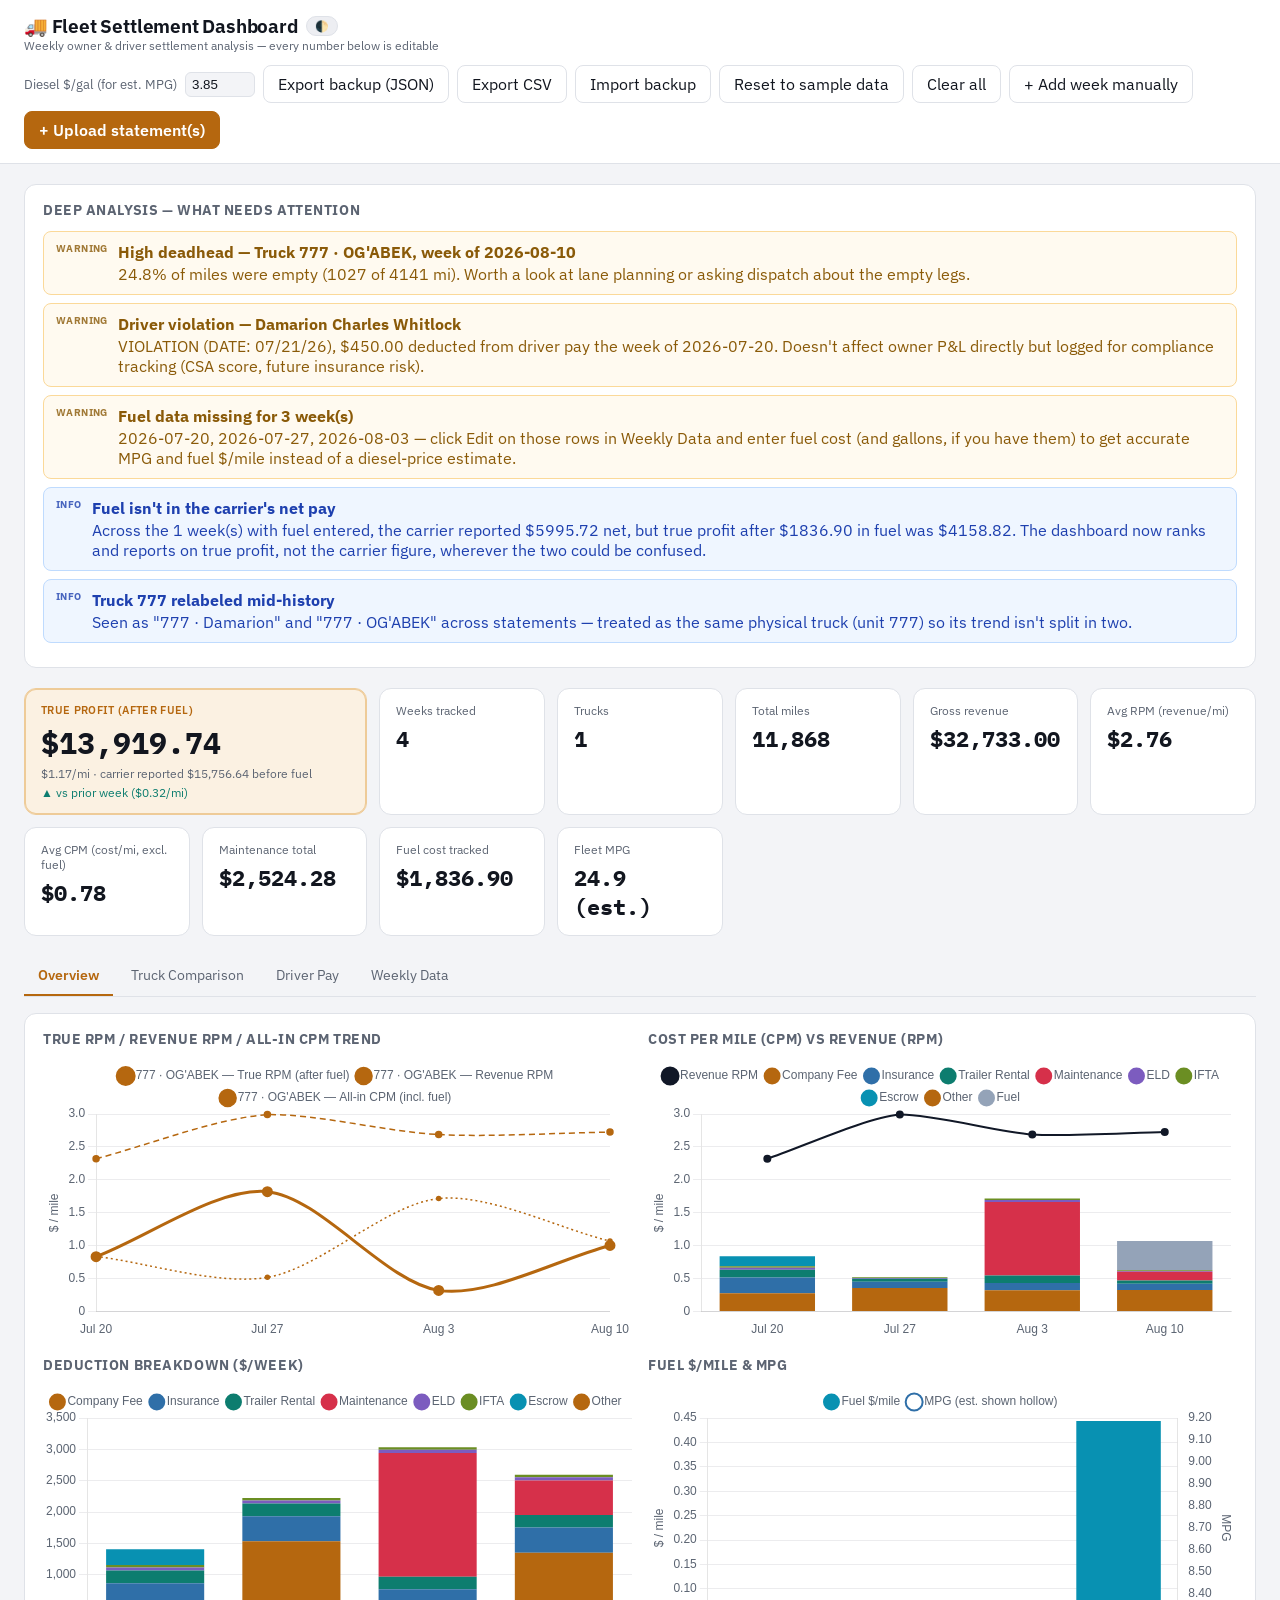
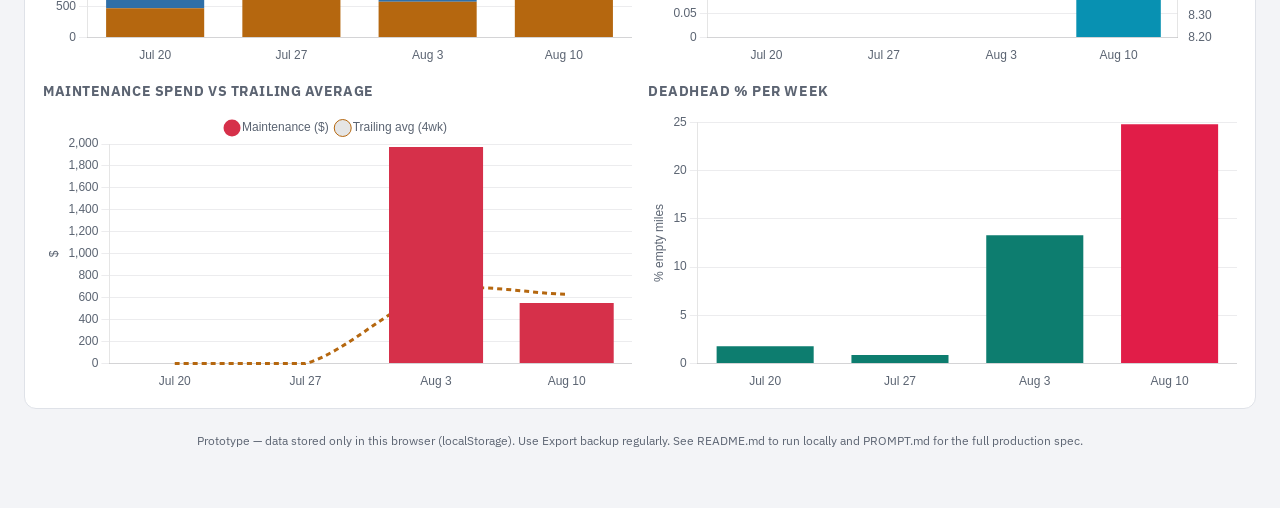
<file: index.html>
<!doctype html>
<html lang="en">
<head>
<meta charset="UTF-8" />
<meta name="viewport" content="width=device-width, initial-scale=1.0" />
<title>Fleet Settlement Dashboard</title>
<link rel="preconnect" href="https://fonts.googleapis.com" />
<link rel="preconnect" href="https://fonts.gstatic.com" crossorigin />
<link rel="stylesheet" href="https://fonts.googleapis.com/css2?family=IBM+Plex+Sans:wght@400;500;600;650;700&family=IBM+Plex+Mono:wght@400;500;600&display=swap" />
<link rel="stylesheet" href="css/styles.css" />
<script src="vendor/chart.umd.js"></script>
<script src="vendor/pdf.min.js"></script>
</head>
<body>

<header class="app-header">
  <div>
    <h1>🚚 Fleet Settlement Dashboard <span class="tag" id="theme-toggle" title="Toggle theme" style="cursor:pointer">🌓</span></h1>
    <div class="sub">Weekly owner &amp; driver settlement analysis — every number below is editable</div>
  </div>
  <div class="header-actions">
    <div class="settings-row">
      Diesel $/gal (for est. MPG)
      <input type="number" id="diesel-price" step="0.01" value="3.85" />
    </div>
    <button class="ghost" id="btn-export">Export backup (JSON)</button>
    <button class="ghost" id="btn-export-csv">Export CSV</button>
    <button class="ghost" id="btn-import">Import backup</button>
    <input type="file" id="import-file-input" accept="application/json" class="hidden" />
    <button class="ghost" id="btn-reset">Reset to sample data</button>
    <button class="ghost" id="btn-clear">Clear all</button>
    <button class="ghost" id="btn-add-manual">+ Add week manually</button>
    <button class="primary" id="btn-upload">+ Upload statement(s)</button>
  </div>
</header>

<main>
  <div id="insights-section" class="section">
    <h2>Deep Analysis — What Needs Attention</h2>
    <div id="insights-list"></div>
  </div>

  <div class="kpi-row" id="kpi-row"></div>

  <div class="tabs">
    <div class="tab active" data-tab="overview">Overview</div>
    <div class="tab" data-tab="trucks">Truck Comparison</div>
    <div class="tab" data-tab="driver">Driver Pay</div>
    <div class="tab" data-tab="data">Weekly Data</div>
  </div>

  <div class="tab-panel active" id="panel-overview">
    <div class="section chart-grid">
      <div>
        <h2>True RPM / Revenue RPM / All-in CPM trend</h2>
        <div class="chart-box"><canvas id="chart-rpm"></canvas></div>
      </div>
      <div>
        <h2>Cost per mile (CPM) vs Revenue (RPM)</h2>
        <div class="chart-box"><canvas id="chart-cpm-rpm"></canvas></div>
      </div>
      <div>
        <h2>Deduction breakdown ($/week)</h2>
        <div class="chart-box"><canvas id="chart-cost"></canvas></div>
      </div>
      <div>
        <h2>Fuel $/mile &amp; MPG</h2>
        <div class="chart-box"><canvas id="chart-fuel"></canvas></div>
      </div>
      <div>
        <h2>Maintenance spend vs trailing average</h2>
        <div class="chart-box"><canvas id="chart-maint"></canvas></div>
      </div>
      <div>
        <h2>Deadhead % per week</h2>
        <div class="chart-box"><canvas id="chart-deadhead"></canvas></div>
      </div>
    </div>
  </div>

  <div class="tab-panel" id="panel-trucks">
    <div class="section">
      <h2>Truck Leaderboard (ranked by true profit/mile)</h2>
      <div class="table-scroll">
        <table id="table-trucks">
          <thead><tr><th>Truck</th><th>Weeks</th><th>Total Miles</th><th>Gross Revenue</th><th>Carrier Net</th><th>True Profit</th><th>RPM</th><th>CPM</th><th>All-in CPM</th><th>True RPM</th><th>Deadhead %</th><th>Maint $/mi</th><th>Fuel $/mi</th><th>MPG</th></tr></thead>
          <tbody></tbody>
        </table>
      </div>
      <p class="muted" style="margin-top:10px;font-size:13px">Ranked by <strong>True RPM</strong> (profit per mile after fuel) — that's the number that actually says which truck is outperforming. RPM = revenue/mile, CPM = cost/mile excl. fuel, All-in CPM = cost/mile incl. fuel. Only one truck is in the sample data; this becomes a real comparison once you add more.</p>
    </div>

    <div class="section">
      <h2>Fixed Costs &amp; Breakeven</h2>
      <p class="muted" style="font-size:13px;margin-top:-6px">None of this is on a carrier statement, but it's real cost — enter it once per truck and the breakeven RPM below accounts for it. Figures are monthly; the app converts to a weekly and per-mile cost using that truck's own average weekly mileage.</p>
      <div class="table-scroll">
        <table id="table-fixed-costs">
          <thead><tr id="fixed-costs-header"></tr></thead>
          <tbody></tbody>
        </table>
      </div>
    </div>
  </div>

  <div class="tab-panel" id="panel-driver">
    <div class="section">
      <h2>Driver Net Pay by Week</h2>
      <div class="table-scroll">
        <table id="table-driver">
          <thead><tr><th>Week</th><th>Driver</th><th>Truck</th><th>Earnings</th><th>Advances</th><th>Other Pay</th><th>Net Pay</th></tr></thead>
          <tbody></tbody>
        </table>
      </div>
    </div>
    <div class="section">
      <h2>Compliance Log (fines / violations)</h2>
      <div class="table-scroll">
        <table id="table-fines">
          <thead><tr><th>Week</th><th>Driver</th><th>Description</th><th>Amount</th></tr></thead>
          <tbody></tbody>
        </table>
      </div>
    </div>
  </div>

  <div class="tab-panel" id="panel-data">
    <div class="section">
      <h2>Weekly Statement Data</h2>
      <p class="muted" style="font-size:13px;margin-top:-6px">Click <strong>Edit</strong> on any row to correct or fill in numbers — fuel included. Nothing here is locked to what a PDF happened to contain.</p>
      <div class="table-scroll">
        <table id="table-weeks">
          <thead><tr><th class="sticky-col">Actions</th><th>Week</th><th>Truck</th><th>Statement</th><th>Trips</th><th>Miles</th><th>Deadhead %</th><th>Gross</th><th>RPM</th><th>CPM</th><th>Carrier Net</th><th>True Profit</th><th>True RPM</th><th>Margin %</th><th>Maintenance</th><th>Fuel Cost</th><th>MPG</th><th>Notes</th></tr></thead>
          <tbody></tbody>
        </table>
      </div>
    </div>
  </div>

  <div class="footer-note">Prototype — data stored only in this browser (localStorage). Use Export backup regularly. See README.md to run locally and PROMPT.md for the full production spec.</div>
</main>

<!-- Upload modal -->
<div class="modal-backdrop hidden" id="upload-modal">
  <div class="modal">
    <h3>Upload weekly statement(s)</h3>
    <div class="dropzone" id="dropzone">
      Drop PDF file(s) here, or click to choose<br/>
      <input type="file" id="file-input" accept="application/pdf" multiple class="hidden" />
    </div>
    <div id="upload-progress" class="muted" style="margin-top:10px;font-size:13px"></div>
    <div style="text-align:right;margin-top:14px">
      <button class="ghost" id="btn-close-upload">Close</button>
    </div>
  </div>
</div>

<!-- Unified edit / add / review modal -->
<div class="modal-backdrop hidden" id="edit-modal">
  <div class="modal wide">
    <h3 id="edit-modal-title">Edit statement</h3>
    <div id="review-warnings"></div>

    <div class="form-grid">
      <fieldset>
        <legend>Trip</legend>
        <div class="field-row"><label>Statement ID</label><input id="ef-id" type="text" /></div>
        <div class="field-row"><label>Truck unit / label</label><input id="ef-truck" type="text" placeholder="e.g. 777 · OG'ABEK" /></div>
        <div class="field-row"><label>Driver</label><input id="ef-driver" type="text" /></div>
        <div class="field-row"><label>Period start</label><input id="ef-start" type="date" /></div>
        <div class="field-row"><label>Period end</label><input id="ef-end" type="date" /></div>
        <div class="field-row"><label>Trips</label><input id="ef-trips" type="number" min="0" /></div>
      </fieldset>

      <fieldset>
        <legend>Mileage &amp; Revenue</legend>
        <div class="field-row"><label>Loaded miles</label><input id="ef-loaded-miles" type="number" step="0.01" /></div>
        <div class="field-row"><label>Empty miles</label><input id="ef-empty-miles" type="number" step="0.01" /></div>
        <div class="field-row"><label>Total miles</label><input id="ef-total-miles" type="number" step="0.01" placeholder="auto = loaded + empty" /></div>
        <div class="field-row"><label>Gross revenue ($)</label><input id="ef-gross" type="number" step="0.01" /></div>
        <div class="field-row"><label>Owner net pay ($)</label><input id="ef-net" type="number" step="0.01" /></div>
      </fieldset>

      <fieldset>
        <legend>Fuel</legend>
        <div class="field-row"><label>Fuel cost ($)</label><input id="ef-fuel-cost" type="number" step="0.01" placeholder="from fuel card / receipts" /></div>
        <div class="field-row"><label>Fuel gallons</label><input id="ef-fuel-gallons" type="number" step="0.001" placeholder="enter for exact MPG" /></div>
        <p class="muted" style="font-size:12px;margin:4px 0 0">Leave gallons blank and MPG is estimated from the diesel price in the toolbar. Enter gallons (from a fuel receipt or card export) for exact MPG.</p>
      </fieldset>

      <fieldset>
        <legend>Deductions ($ this week)</legend>
        <div class="field-row"><label>Company Fee</label><input id="ef-cat-companyFee" type="number" step="0.01" /></div>
        <div class="field-row"><label>Insurance</label><input id="ef-cat-insurance" type="number" step="0.01" /></div>
        <div class="field-row"><label>Trailer Rental</label><input id="ef-cat-trailer" type="number" step="0.01" /></div>
        <div class="field-row"><label>Maintenance</label><input id="ef-cat-maintenance" type="number" step="0.01" /></div>
        <div class="field-row"><label>ELD</label><input id="ef-cat-eld" type="number" step="0.01" /></div>
        <div class="field-row"><label>IFTA</label><input id="ef-cat-ifta" type="number" step="0.01" /></div>
        <div class="field-row"><label>Escrow</label><input id="ef-cat-escrow" type="number" step="0.01" /></div>
        <div class="field-row"><label>Other</label><input id="ef-cat-other" type="number" step="0.01" /></div>
      </fieldset>

      <fieldset>
        <legend>Driver Pay</legend>
        <div class="field-row"><label>Earnings ($)</label><input id="ef-driver-earnings" type="number" step="0.01" /></div>
        <div class="field-row"><label>Advances ($)</label><input id="ef-driver-advances" type="number" step="0.01" /></div>
        <div class="field-row"><label>Other pay ($)</label><input id="ef-driver-other" type="number" step="0.01" /></div>
        <div class="field-row"><label>Driver net pay ($)</label><input id="ef-driver-net" type="number" step="0.01" /></div>
      </fieldset>

      <fieldset style="grid-column: 1 / -1">
        <legend>Notes (lanes, brokers, anything worth remembering about this week)</legend>
        <textarea id="ef-notes" rows="2" style="width:100%;font:inherit;padding:8px;border-radius:6px;border:1px solid var(--border);background:var(--bg);color:var(--text);resize:vertical" placeholder="e.g. Port Chester load was a short drayage move, mostly deadhead both ways — ask dispatch to avoid rebooking that lane."></textarea>
      </fieldset>
    </div>

    <div style="text-align:right;margin-top:14px;display:flex;justify-content:flex-end;gap:8px">
      <button class="ghost hidden" id="btn-skip-edit">Skip this file</button>
      <button class="ghost" id="btn-close-edit">Cancel</button>
      <button class="primary" id="btn-save-edit">Save</button>
    </div>
  </div>
</div>

<script src="js/sample-data.js"></script>
<script src="js/store.js"></script>
<script src="js/metrics.js"></script>
<script src="js/charts.js"></script>
<script>
  if (window.pdfjsLib) {
    window.pdfjsLib.GlobalWorkerOptions.workerSrc = "vendor/pdf.worker.min.js";
  }
</script>
<script src="js/pdf-lines.js"></script>
<script src="js/parser.js"></script>
<script src="js/app.js"></script>
</body>
</html>
</file>
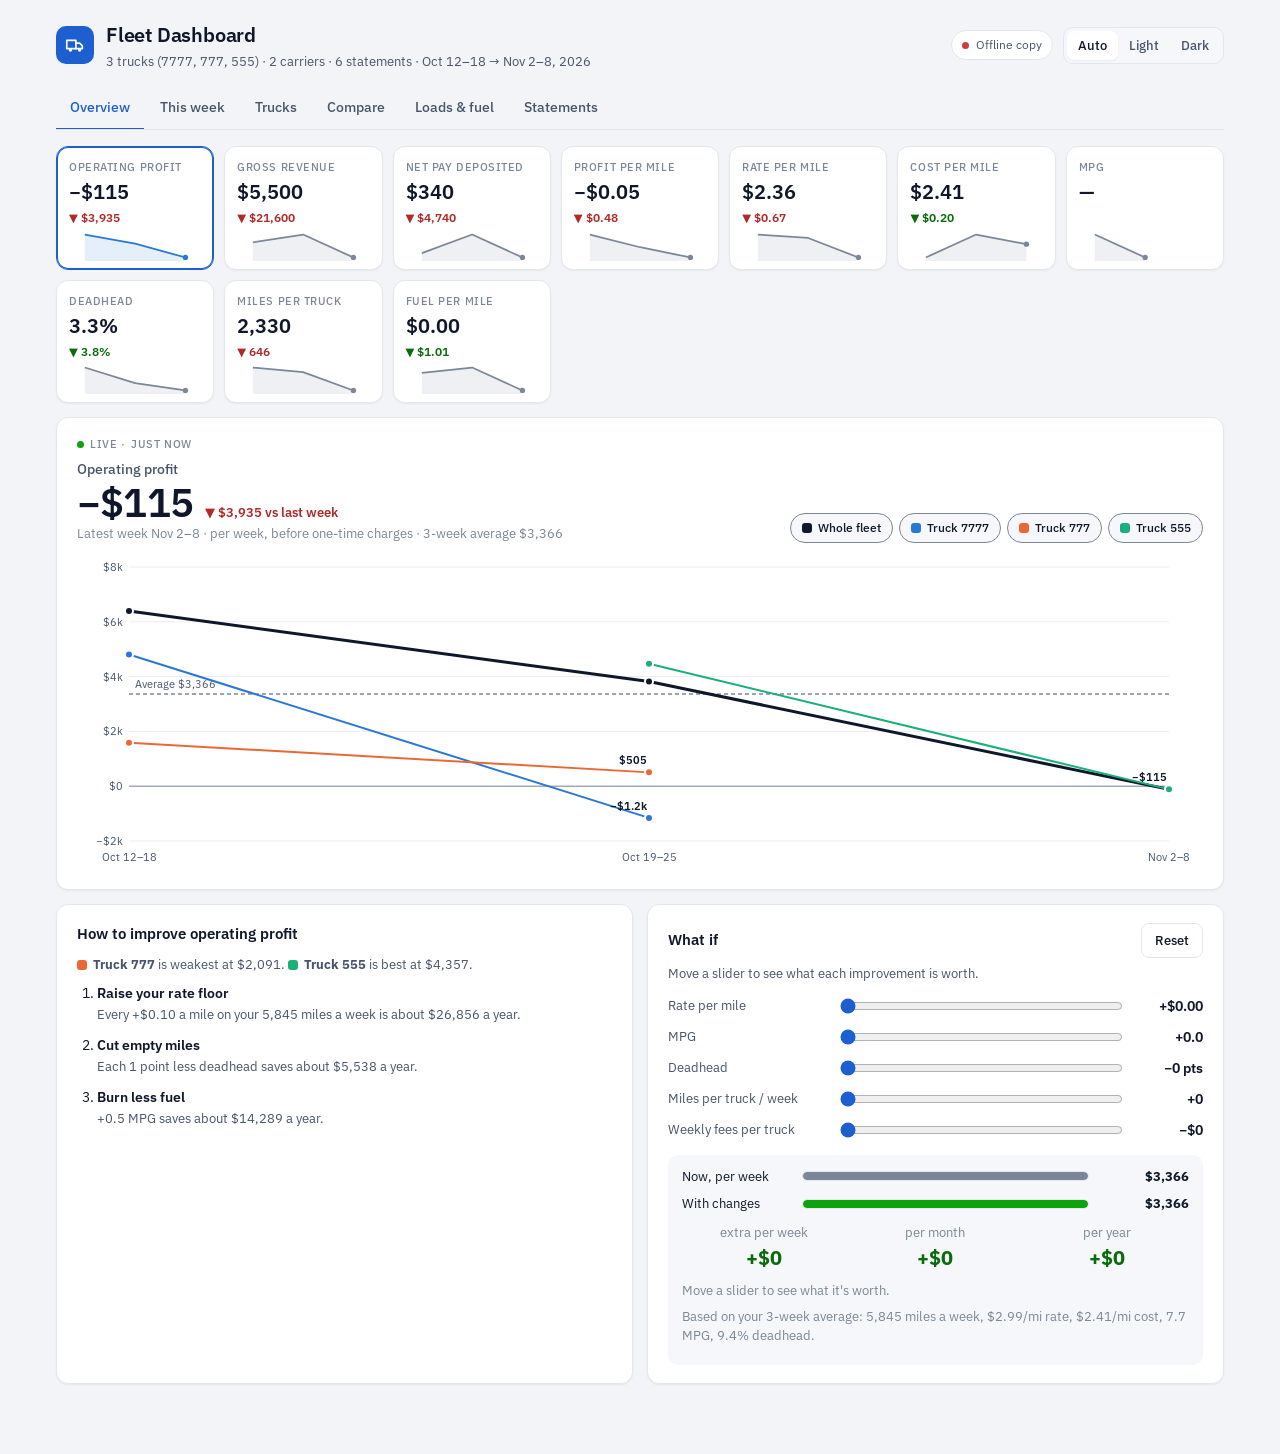
<file: report/index.html>
<!DOCTYPE html>
<html lang="en">
<head>
<meta charset="utf-8">
<meta name="viewport" content="width=device-width, initial-scale=1">
<title>Fleet Dashboard</title>
<link rel="preconnect" href="https://fonts.googleapis.com"><link rel="preconnect" href="https://fonts.gstatic.com" crossorigin>
<link rel="stylesheet" href="https://fonts.googleapis.com/css2?family=IBM+Plex+Sans:wght@400;500;600&display=swap">
<style>
/* Layout: one 1200px column; a quiet slate neutral, blue accent, truck colours only on data. */
:root {
  color-scheme: light;
  --bg: #f2f4f7; --surface-1: #ffffff; --surface-2: #f5f7fa; --border: #e3e7ed; --grid: #eaedf2;
  --text-primary: #0f172a; --text-secondary: #46556b; --text-muted: #7b8798;
  --accent: #1d5fd1; --accent-soft: #e7eefb; --on-accent: #ffffff;
  --s1: #2a78d6; --s2: #eb6834; --s3: #1baf7a; --s4: #eda100; --s5: #e87ba4; --s6: #008300; --s7: #6250d6; --s8: #e34948;
  --good: #0ca30c; --warning: #fab219; --serious: #ec835a; --critical: #d03b3b;
  --good-text: #0a6b0a; --critical-text: #b02a2a; --rest: #cfd5dd;
  --shadow: 0 1px 2px rgba(15, 23, 42, .05);
  --font: "IBM Plex Sans", system-ui, -apple-system, "Segoe UI", Roboto, sans-serif;
}
@media (prefers-color-scheme: dark) {
  :root:where(:not([data-theme="light"])) {
    color-scheme: dark;
    --bg: #0e1217; --surface-1: #161b22; --surface-2: #1c232c; --border: #2a323d; --grid: #242c36;
    --text-primary: #eef2f6; --text-secondary: #b3bdc8; --text-muted: #7f8b98;
    --accent: #4d8ae8; --accent-soft: #1b2a44; --on-accent: #ffffff;
    --s1: #3987e5; --s2: #d95926; --s3: #199e70; --s4: #c98500; --s5: #d55181; --s6: #2fa32f; --s7: #9085e9; --s8: #e66767;
    --good-text: #4ad04a; --critical-text: #f07a7a; --rest: #3a434e;
    --shadow: none;
  }
}
:root[data-theme="dark"] {
  color-scheme: dark;
  --bg: #0e1217; --surface-1: #161b22; --surface-2: #1c232c; --border: #2a323d; --grid: #242c36;
  --text-primary: #eef2f6; --text-secondary: #b3bdc8; --text-muted: #7f8b98;
  --accent: #4d8ae8; --accent-soft: #1b2a44; --on-accent: #ffffff;
  --s1: #3987e5; --s2: #d95926; --s3: #199e70; --s4: #c98500; --s5: #d55181; --s6: #2fa32f; --s7: #9085e9; --s8: #e66767;
  --good-text: #4ad04a; --critical-text: #f07a7a; --rest: #3a434e;
  --shadow: none;
}
* { box-sizing: border-box; }
html { -webkit-text-size-adjust: 100%; }
body { margin: 0; background: var(--bg); color: var(--text-primary); font: 14px/1.5 var(--font); font-feature-settings: "tnum"; }
.wrap { max-width: 1200px; margin: 0 auto; padding-block: 20px 56px; padding-left: max(16px, env(safe-area-inset-left, 0px)); padding-right: max(16px, env(safe-area-inset-right, 0px)); }
h1, h2, h3 { margin: 0; text-wrap: balance; }
h1 { font-size: 20px; font-weight: 600; letter-spacing: -0.01em; }
h2 { font-size: 15px; font-weight: 600; margin-bottom: 10px; }
p { margin: 0 0 8px; }
a { color: var(--accent); }
.muted { color: var(--text-muted); font-size: 12.5px; }
.hint { color: var(--text-secondary); font-size: 13px; margin: -4px 0 12px; }

/* Header */
.topbar { display: flex; flex-wrap: wrap; gap: 12px 20px; align-items: center; justify-content: space-between; margin-bottom: 16px; }
.brand { display: flex; align-items: center; gap: 12px; min-width: 0; }
.mark { width: 38px; height: 38px; border-radius: 10px; background: var(--accent); color: var(--on-accent); display: grid; place-items: center; flex: none; }
.mark svg { width: 22px; height: 22px; display: block; }
.sub { color: var(--text-secondary); font-size: 12.5px; margin: 2px 0 0; }
.controls { display: flex; gap: 10px; align-items: center; flex-wrap: wrap; }
.status { font-size: 12px; color: var(--text-secondary); display: inline-flex; align-items: center; gap: 7px; padding: 5px 10px; border: 1px solid var(--border); border-radius: 999px; background: var(--surface-1); }
.status .dot { width: 7px; height: 7px; border-radius: 50%; background: var(--text-muted); }
.status.live .dot { background: var(--good); }
.status.err .dot { background: var(--critical); }
.seg { display: inline-flex; padding: 3px; border-radius: 10px; background: var(--surface-2); border: 1px solid var(--border); }
.seg button { border: 0; background: transparent; color: var(--text-secondary); padding: 5px 11px; border-radius: 7px; font: inherit; font-size: 13px; font-weight: 500; cursor: pointer; }
.seg button[aria-pressed="true"] { background: var(--surface-1); color: var(--text-primary); box-shadow: var(--shadow); }
.seg button:focus-visible { outline: 2px solid var(--accent); outline-offset: -2px; }

/* Tabs */
.tabs { display: flex; gap: 2px; margin: 0 0 16px; border-bottom: 1px solid var(--border); overflow-x: auto; scrollbar-width: none; }
.tabs::-webkit-scrollbar { display: none; }
.tabs a { padding: 10px 14px; color: var(--text-secondary); text-decoration: none; font-weight: 500; white-space: nowrap; border-bottom: 2px solid transparent; margin-bottom: -1px; }
.tabs a:hover { color: var(--text-primary); }
.tabs a[aria-selected="true"] { color: var(--accent); border-bottom-color: var(--accent); }
.filterbar { display: flex; gap: 8px; flex-wrap: wrap; margin-bottom: 16px; }
.panel { display: none; } .panel.active { display: block; }

/* Cards & grids */
.grid { display: grid; gap: 14px; }
.two { grid-template-columns: repeat(auto-fit, minmax(420px, 1fr)); margin-bottom: 14px; }
.full { margin-bottom: 14px; }
.card { background: var(--surface-1); border: 1px solid var(--border); border-radius: 12px; padding: 18px 20px; min-width: 0; box-shadow: var(--shadow); }
.row-head { display: flex; justify-content: space-between; align-items: center; gap: 10px; flex-wrap: wrap; margin-bottom: 10px; }
.row-head h2 { margin-bottom: 0; }
.kpis { grid-template-columns: repeat(auto-fit, minmax(175px, 1fr)); margin-bottom: 14px; }
.kpi .delta { white-space: nowrap; }
.kpi { padding: 14px 16px; }
.kpi .label { color: var(--text-muted); font-size: 11.5px; font-weight: 500; text-transform: uppercase; letter-spacing: .05em; }
.kpi .value { font-size: 24px; font-weight: 600; margin-top: 4px; letter-spacing: -0.01em; }
.kpi .note { color: var(--text-muted); font-size: 12px; margin-top: 2px; }

/* Controls */
.btn { border: 1px solid var(--border); background: var(--surface-1); color: var(--text-primary); padding: 7px 13px; border-radius: 8px; font: inherit; font-size: 13px; font-weight: 500; cursor: pointer; }
.btn:hover { border-color: var(--text-muted); }
.btn.primary { background: var(--accent); color: var(--on-accent); border-color: var(--accent); }
.btn.primary:hover { filter: brightness(1.06); }
.btn.danger { color: var(--critical-text); }
.btn:disabled { opacity: .5; cursor: default; }
.btn:focus-visible, .mtile:focus-visible, .stoggle:focus-visible, .tpick:focus-visible, input:focus-visible, select:focus-visible { outline: 2px solid var(--accent); outline-offset: 2px; }
.pill { display: inline-block; font-size: 11px; font-weight: 500; padding: 1px 8px; border-radius: 999px; background: var(--surface-2); color: var(--text-secondary); border: 1px solid var(--border); }
.pill.bad { background: color-mix(in srgb, var(--critical) 14%, transparent); color: var(--critical-text); border-color: transparent; }
.chip { display: inline-flex; align-items: center; gap: 4px; font-size: 11px; font-weight: 600; padding: 2px 8px; border-radius: 999px; white-space: nowrap; }
.chip.critical { background: color-mix(in srgb, var(--critical) 14%, transparent); color: var(--critical-text); }
.chip.warning { background: color-mix(in srgb, var(--warning) 24%, transparent); color: var(--text-primary); }
.chip.good { background: color-mix(in srgb, var(--good) 14%, transparent); color: var(--good-text); }
.chip.none { background: var(--surface-2); color: var(--text-muted); border: 1px solid var(--border); }
.delta { font-size: 12px; font-weight: 600; }
.delta.up { color: var(--good-text); } .delta.down { color: var(--critical-text); }
.win { color: var(--good-text); font-weight: 600; }
.lose { color: var(--critical-text); font-weight: 600; }
.swatch { display: inline-block; width: 10px; height: 10px; border-radius: 3px; margin-right: 6px; vertical-align: -1px; }
.legend { display: flex; flex-wrap: wrap; gap: 6px 14px; margin: 0 0 6px; color: var(--text-secondary); font-size: 12px; }
details summary { cursor: pointer; color: var(--text-secondary); font-weight: 500; }

/* Tables */
table { width: 100%; border-collapse: collapse; }
th, td { text-align: right; padding: 8px 10px; border-bottom: 1px solid var(--grid); white-space: nowrap; }
th:first-child, td:first-child, td.left, th.left { text-align: left; }
th { color: var(--text-muted); font-weight: 500; font-size: 11.5px; text-transform: uppercase; letter-spacing: .04em; }
tbody tr:hover td { background: var(--surface-2); }
tbody tr:last-child td { border-bottom: 0; }
td.wrap { white-space: normal; min-width: 160px; }
#oneTime td:nth-child(4), #oneTime td:nth-child(3) { white-space: normal; }
.tablewrap { overflow-x: auto; }

/* Charts */
svg { display: block; width: 100%; height: auto; overflow: visible; }
svg text { fill: var(--text-secondary); font-size: 11px; font-family: inherit; }
svg .val { fill: var(--text-primary); font-weight: 600; }
svg .gridline { stroke: var(--grid); }
svg .ref { stroke: var(--critical); stroke-dasharray: 4 3; stroke-width: 1.5; }
svg .bar { transition: opacity .12s; }
svg .hit { fill: transparent; cursor: default; }
svg g.mark:hover .bar { opacity: .8; }
#tip { position: fixed; pointer-events: none; background: var(--text-primary); color: var(--bg); padding: 8px 10px; border-radius: 8px; font-size: 12px; line-height: 1.45; max-width: 280px; opacity: 0; transition: opacity .08s; z-index: 10; }
#tip b { font-weight: 600; }

/* Red flags */
.flags { list-style: none; padding: 0; margin: 0; display: grid; gap: 8px; }
.flag { display: flex; justify-content: space-between; align-items: center; gap: 14px; padding: 11px 14px; border-radius: 10px; background: var(--surface-2); border-left: 3px solid var(--text-muted); }
.flag > div:not(.icon):not(.amt) { min-width: 0; }
.flag.critical { border-left-color: var(--critical); } .flag.serious { border-left-color: var(--serious); } .flag.warning { border-left-color: var(--warning); }
.flag .icon { display: none; }
.flag .sev { font-size: 11px; font-weight: 600; text-transform: uppercase; letter-spacing: .05em; color: var(--text-muted); }
.flag.critical .sev { color: var(--critical-text); }
.flag .title { font-weight: 600; }
.flag .body { color: var(--text-secondary); font-size: 13px; margin-top: 2px; }
.flag .amt { font-weight: 600; white-space: nowrap; }

/* Upload & forms */
.drop { border: 1.5px dashed var(--border); border-radius: 10px; padding: 18px; text-align: center; color: var(--text-secondary); background: var(--surface-2); }
.drop.over { border-color: var(--accent); background: var(--accent-soft); }
.preview { margin-top: 12px; padding: 12px 14px; background: var(--surface-2); border-radius: 10px; font-size: 13px; }
.preview ul { padding-left: 18px; }
.preview .ok { color: var(--good-text); font-weight: 600; }
.preview .bad { color: var(--critical-text); font-weight: 600; }
.pform { display: grid; grid-template-columns: repeat(auto-fill, minmax(170px, 1fr)); gap: 10px; margin-top: 12px; }
.pform label { display: grid; gap: 4px; font-size: 12px; color: var(--text-secondary); }
.pform input, .pform select, .field { padding: 7px 10px; border-radius: 8px; border: 1px solid var(--border); background: var(--surface-1); color: var(--text-primary); font: inherit; min-width: 0; }
.pform .wide, .pform-actions { grid-column: 1 / -1; }
.prof-note { background: var(--surface-2); padding: 10px 12px; border-radius: 8px; color: var(--text-secondary); font-size: 13px; }

/* This week */
.weekhead { display: flex; align-items: center; justify-content: space-between; text-align: center; padding: 12px 16px; }
.weekhead h2 { font-size: 18px; margin: 0; }
.checklist { list-style: none; padding: 0; margin: 0; display: grid; gap: 8px; }
.checklist li { display: flex; justify-content: space-between; gap: 10px; padding: 10px 12px; background: var(--surface-2); border-radius: 10px; align-items: center; }
.checklist .st { font-weight: 600; }
.actions { list-style: none; padding: 0; margin: 0; display: grid; gap: 8px; grid-template-columns: repeat(auto-fill, minmax(380px, 1fr)); }
@media (max-width: 560px) { .actions { grid-template-columns: 1fr; } }
.action { display: flex; justify-content: space-between; gap: 12px; padding: 12px 14px; background: var(--surface-2); border-radius: 10px; }
.action label { display: flex; gap: 10px; align-items: flex-start; cursor: pointer; }
.action input { margin-top: 3px; width: 17px; height: 17px; accent-color: var(--accent); flex: none; }
.action .muted { font-size: 12.5px; }
.action.done { opacity: .5; } .action.done b { text-decoration: line-through; }
.action .pill { margin: 0 6px 0 0; }
.ask { display: flex; gap: 8px; flex-wrap: wrap; }
.ask .field { flex: 1; min-width: 200px; }
.mentor-out { white-space: pre-wrap; margin-top: 12px; padding: 14px; background: var(--surface-2); border-radius: 10px; line-height: 1.55; min-height: 60px; font-size: 13.5px; }
.routine { margin: 8px 0 0; padding-left: 20px; color: var(--text-secondary); font-size: 13px; }
.routine li { margin-bottom: 5px; } .routine b { color: var(--text-primary); font-weight: 600; }

/* Overview */
.ov-tiles { display: grid; grid-template-columns: repeat(auto-fill, minmax(148px, 1fr)); gap: 10px; margin-bottom: 14px; }
.mtile { display: grid; gap: 2px; text-align: left; padding: 12px 12px 8px; border: 1px solid var(--border); border-radius: 12px; background: var(--surface-1); color: var(--text-primary); font: inherit; cursor: pointer; transition: border-color .15s; min-width: 0; box-shadow: var(--shadow); }
.mtile:hover { border-color: var(--text-muted); }
.mtile.on { border-color: var(--accent); box-shadow: 0 0 0 1px var(--accent) inset; }
.mlabel { font-size: 11px; font-weight: 500; text-transform: uppercase; letter-spacing: .05em; color: var(--text-muted); }
.mval { font-size: 20px; font-weight: 600; }
.mdelta { font-size: 11.5px; font-weight: 600; color: var(--text-muted); }
.mdelta.up { color: var(--good-text); } .mdelta.down { color: var(--critical-text); }
.spark { width: 100%; height: 30px; margin-top: 2px; }
.ov-head { display: flex; flex-wrap: wrap; gap: 14px; justify-content: space-between; align-items: flex-end; margin-bottom: 8px; }
.ov-num { min-width: 0; }
.eyebrow { font-size: 11px; font-weight: 500; color: var(--text-muted); text-transform: uppercase; letter-spacing: .05em; display: flex; align-items: center; gap: 6px; }
.pulse { width: 7px; height: 7px; border-radius: 50%; background: var(--good); animation: pulse 2.4s infinite; }
@keyframes pulse { 0% { box-shadow: 0 0 0 0 color-mix(in srgb, var(--good) 50%, transparent); } 70% { box-shadow: 0 0 0 7px transparent; } 100% { box-shadow: 0 0 0 0 transparent; } }
.ov-hero h2 { font-size: 14px; color: var(--text-secondary); font-weight: 500; margin: 6px 0 0; }
.ov-value { display: flex; align-items: baseline; gap: 12px; flex-wrap: wrap; }
.ov-value #ovValue { font-size: 40px; font-weight: 600; letter-spacing: -0.02em; line-height: 1.1; }
.ov-value .delta { font-size: 13px; }
.ov-series { display: flex; flex-wrap: wrap; gap: 6px; }
.stoggle { border: 1px solid var(--border); background: var(--surface-1); color: var(--text-muted); border-radius: 999px; padding: 5px 11px; font: inherit; font-size: 12px; font-weight: 500; cursor: pointer; }
.stoggle.on { color: var(--text-primary); background: var(--surface-2); border-color: var(--text-muted); }
.stoggle:not(.on) .swatch { opacity: .35; }
.ov-chart { margin-top: 6px; }
.ov-chart svg path.draw { stroke-dasharray: 2400; stroke-dashoffset: 2400; animation: draw 1.1s ease-out forwards; }
@keyframes draw { to { stroke-dashoffset: 0; } }
@media (prefers-reduced-motion: reduce) { .pulse { animation: none; } .ov-chart svg path.draw { animation: none; stroke-dashoffset: 0; } .wi-bar { transition: none; } }
.rank { margin: 0 0 6px; color: var(--text-secondary); font-size: 13px; }
.levers { margin: 8px 0 0; padding-left: 20px; display: grid; gap: 10px; }
.levers li b { display: block; font-weight: 600; }
.levers li span { color: var(--text-secondary); font-size: 13px; }
.wi-controls { display: grid; gap: 10px; }
.wi { display: grid; grid-template-columns: 160px 1fr 72px; gap: 10px; align-items: center; }
.wi-l { color: var(--text-secondary); font-size: 13px; }
.wi-v { text-align: right; font-weight: 600; }
.wi input[type=range] { width: 100%; accent-color: var(--accent); }
.wi-result { margin-top: 14px; padding: 12px 14px; background: var(--surface-2); border-radius: 10px; display: grid; gap: 8px; }
.wi-row { display: grid; grid-template-columns: 110px 1fr 90px; gap: 10px; align-items: center; font-size: 13px; }
.wi-row b { text-align: right; }
.wi-track { height: 10px; background: var(--surface-1); border: 1px solid var(--border); border-radius: 6px; overflow: hidden; }
.wi-bar { height: 100%; border-radius: 6px; transition: width .25s; }
.wi-bar.now { background: var(--text-muted); } .wi-bar.proj { background: var(--good); }
.wi-gains { display: grid; grid-template-columns: repeat(3, 1fr); gap: 8px; text-align: center; }
.wi-gains b { display: block; font-size: 20px; color: var(--good-text); }
.wi-parts { display: flex; flex-wrap: wrap; gap: 6px; }

/* Trucks */
.truck-pick { display: grid; grid-template-columns: repeat(auto-fill, minmax(190px, 1fr)); gap: 10px; margin-bottom: 14px; }
.tpick { display: grid; gap: 3px; text-align: left; padding: 12px 14px; border: 1px solid var(--border); border-radius: 12px; background: var(--surface-1); color: var(--text-primary); font: inherit; cursor: pointer; min-width: 0; box-shadow: var(--shadow); }
.tpick.on { border-color: var(--accent); box-shadow: 0 0 0 1px var(--accent) inset; }
.tp-top { display: flex; align-items: center; gap: 6px; flex-wrap: wrap; }
.tp-model { color: var(--text-secondary); font-size: 13px; }
.prof { display: grid; grid-template-columns: repeat(auto-fill, minmax(150px, 1fr)); gap: 12px 16px; margin: 4px 0 12px; }
.prof dt { font-size: 11px; font-weight: 500; text-transform: uppercase; letter-spacing: .05em; color: var(--text-muted); }
.prof dd { margin: 2px 0 0; overflow-wrap: anywhere; }
.svc { list-style: none; padding: 0; margin: 0; display: grid; gap: 8px; }
.svc li { display: flex; justify-content: space-between; gap: 10px; padding: 10px 12px; background: var(--surface-2); border-radius: 10px; border-left: 3px solid var(--border); flex-wrap: wrap; }
.svc li > div { display: grid; gap: 2px; min-width: 0; }
.svc .svc-r { text-align: right; justify-items: end; }
.svc-overdue { border-left-color: var(--critical) !important; } .svc-soon { border-left-color: var(--warning) !important; } .svc-ok { border-left-color: var(--good) !important; }
.mks { display: grid; grid-template-columns: repeat(3, 1fr); gap: 8px; margin: 0 0 12px; }
.mk, .fund > div { display: grid; gap: 2px; background: var(--surface-2); padding: 10px 12px; border-radius: 8px; }
.mk b, .fund b { font-size: 18px; font-weight: 600; }
.fund { display: grid; grid-template-columns: repeat(auto-fit, minmax(120px, 1fr)); gap: 8px; margin: 10px 0; }

@media (max-width: 560px) {
  .two { grid-template-columns: 1fr; }
  .card { padding: 16px; }
  .wi { grid-template-columns: 1fr 64px; } .wi-l { grid-column: 1 / -1; }
  .wi-row { grid-template-columns: 90px 1fr 80px; }
  .ov-value #ovValue { font-size: 32px; }
  .wi-gains b { font-size: 16px; }
  .mks { grid-template-columns: 1fr 1fr; }
  .flag { flex-wrap: wrap; }
}
</style>
</head>
<body>
<div id="tip" role="tooltip"></div>
<div class="wrap">
  <header class="topbar">
    <div class="brand">
      <div class="mark" aria-hidden="true"><svg viewBox="0 0 24 24" fill="none" stroke="currentColor" stroke-width="1.8" stroke-linecap="round" stroke-linejoin="round"><path d="M3 7h10v9H3z"/><path d="M13 10h4l3 3v3h-7"/><circle cx="7" cy="17.5" r="1.8" fill="currentColor" stroke="none"/><circle cx="17" cy="17.5" r="1.8" fill="currentColor" stroke="none"/></svg></div>
      <div>
        <h1>Fleet Dashboard</h1>
        <p class="sub" id="subtitle">Loading…</p>
      </div>
    </div>
    <div class="controls">
      <span class="status" id="dbStatus"><span class="dot"></span><span>Connecting…</span></span>
      <div class="seg" role="group" aria-label="Theme" id="themeSeg">
        <button data-theme="auto" aria-pressed="true">Auto</button>
        <button data-theme="light" aria-pressed="false">Light</button>
        <button data-theme="dark" aria-pressed="false">Dark</button>
      </div>
    </div>
  </header>

  <nav class="tabs" id="tabs" role="tablist">
    <a href="#overview" data-tab="overview">Overview</a>
    <a href="#this-week" data-tab="this-week">This week</a>
    <a href="#trucks" data-tab="trucks">Trucks</a>
    <a href="#compare" data-tab="compare">Compare</a>
    <a href="#loads" data-tab="loads">Loads &amp; fuel</a>
    <a href="#statements" data-tab="statements">Statements</a>
  </nav>

  <div class="filterbar" id="filterbar">
    <div class="seg" role="group" aria-label="Week filter" id="weekSeg"></div>
    <div class="seg" role="group" aria-label="Carrier filter" id="carrierSeg"></div>
  </div>

  <!-- Overview -->
  <div class="panel" data-panel="overview">
    <section class="ov-tiles" id="ovTiles" aria-label="Pick a number to chart"></section>
    <section class="card full ov-hero">
      <div class="ov-head">
        <div class="ov-num">
          <div class="eyebrow"><span class="pulse" aria-hidden="true"></span>Live · <span id="ovUpdated">just now</span></div>
          <h2 id="ovTitle">Operating profit</h2>
          <div class="ov-value"><span id="ovValue">—</span><span id="ovDelta" class="delta"></span></div>
          <div class="muted" id="ovSub"></div>
        </div>
        <div class="ov-series" id="ovSeries" aria-label="Lines to show"></div>
      </div>
      <div id="ovChart" class="ov-chart"></div>
    </section>
    <section class="grid two">
      <div class="card">
        <h2>How to improve <span id="ovImpName">this number</span></h2>
        <div id="ovImprove"></div>
      </div>
      <div class="card">
        <div class="row-head"><h2>What if</h2><button class="btn" id="wiReset">Reset</button></div>
        <p class="hint">Move a slider to see what each improvement is worth.</p>
        <div id="wiControls" class="wi-controls"></div>
        <div class="wi-result">
          <div class="wi-row"><span>Now, per week</span><div class="wi-track"><div class="wi-bar now" id="wiBarNow"></div></div><b id="wiNow">—</b></div>
          <div class="wi-row"><span>With changes</span><div class="wi-track"><div class="wi-bar proj" id="wiBarProj"></div></div><b id="wiProj">—</b></div>
          <div class="wi-gains">
            <div><span class="muted">extra per week</span><b id="wiGainW">—</b></div>
            <div><span class="muted">per month</span><b id="wiGainM">—</b></div>
            <div><span class="muted">per year</span><b id="wiGainY">—</b></div>
          </div>
          <div class="wi-parts" id="wiParts"></div>
          <p class="muted" id="wiBase"></p>
        </div>
      </div>
    </section>
  </div>

  <!-- This week -->
  <div class="panel" data-panel="this-week">
    <section class="card full weekhead">
      <button class="btn" id="prevWeek" aria-label="Previous week">‹</button>
      <div><div class="muted" id="weekCaption">Week</div><h2 id="weekTitle">—</h2></div>
      <button class="btn" id="nextWeek" aria-label="Next week">›</button>
    </section>
    <section class="grid two">
      <div class="card">
        <h2>Statements this week</h2>
        <ul class="checklist" id="checklist"></ul>
      </div>
      <div class="card">
        <h2>Add statements</h2>
        <div class="drop" id="drop">
          <input type="file" id="pdfInput" accept="application/pdf" multiple hidden>
          <button class="btn primary" id="pickBtn">Upload settlement PDFs</button>
          <div class="muted" style="margin-top:8px">or drop them here. Each is read, checked, then saved when you confirm.</div>
        </div>
        <div id="saveAllBar" style="display:none;margin-top:10px"><button class="btn primary" id="saveAll">Save all that passed checks</button></div>
        <div id="uploadArea"></div>
      </div>
    </section>
    <section class="grid kpis" id="weekKpis"></section>
    <section class="card full">
      <div class="row-head"><h2>Red flags</h2>
        <div class="seg" role="group" aria-label="Which weeks" id="flagScope"><button data-scope="week" aria-pressed="true">This week</button><button data-scope="all" aria-pressed="false">All weeks</button></div>
      </div>
      <ul class="flags" id="weekFlags"></ul>
    </section>
    <section class="card full">
      <h2>Ask your mentor</h2>
      <p class="hint">Claude reads your numbers and red flags and tells you what to do this week.</p>
      <div class="ask">
        <input id="mentorQ" class="field" placeholder="Optional question, e.g. should I keep truck 777 with Wenze?">
        <button class="btn primary" id="askMentor">Get coaching</button>
      </div>
      <div class="mentor-out" id="mentorOut"><p class="muted">Press “Get coaching” for this week's review.</p></div>
      <div class="muted" id="mentorWhen"></div>
      <details style="margin-top:14px"><summary>Weekly routine (20 minutes)</summary>
        <ol class="routine">
          <li><b>Statement day:</b> upload every truck's PDF above. No truck should show “Missing”.</li>
          <li><b>Red flags:</b> anything critical, call or email the carrier the same day and ask for the correction in writing.</li>
          <li><b>Rate vs cost:</b> a truck below its cost per mile means a talk with dispatch about the loads they booked.</li>
          <li><b>Fuel:</b> low MPG means a talk with the driver about idling, speed and tires.</li>
          <li><b>One-time charges:</b> every one needs a receipt that matches your truck number.</li>
          <li><b>Tick off</b> finished actions and press “Get coaching”.</li>
          <li><b>Monthly:</b> compare carriers on the Compare tab and top up the repair fund on the Trucks tab.</li>
        </ol>
      </details>
    </section>
    <section class="card full">
      <div class="row-head"><h2>Action plan</h2><span class="muted" id="mentorSummary"></span></div>
      <ul class="actions" id="actions"></ul>
    </section>
  </div>

  <!-- Trucks -->
  <div class="panel" data-panel="trucks">
    <section class="truck-pick" id="truckPick" aria-label="Pick a truck"></section>
    <section class="grid two">
      <div class="card" id="truckProfile"></div>
      <div class="card">
        <h2>Service schedule</h2>
        <p class="hint">Next due counts from the last service by odometer, or by statement miles if no odometer was recorded.</p>
        <div id="svcSched"></div>
      </div>
    </section>
    <section class="card full">
      <div class="row-head"><h2>Maintenance history</h2><button class="btn primary" id="addMaintBtn">Add service or repair</button></div>
      <p class="hint">Work billed on your statements appears automatically. Add what you paid yourself, with the odometer reading.</p>
      <div id="maintForm" hidden></div>
      <div class="tablewrap"><table id="maintTable"></table></div>
    </section>
    <section class="grid two">
      <div class="card"><h2>Maintenance cost</h2><div class="mks" id="maintKpis"></div><div id="maintChart"></div></div>
      <div class="card"><h2>Repair fund</h2><div id="reserve"></div></div>
    </section>
  </div>

  <!-- Compare -->
  <div class="panel" data-panel="compare">
    <section class="card full">
      <h2>Truck vs truck</h2>
      <p class="hint"><span class="win">Green</span> is the best truck on that line, <span class="lose">red</span> the worst. Operating figures exclude one-time charges and reimbursements.</p>
      <div class="tablewrap"><table id="scorecard"></table></div>
    </section>
    <section class="grid two">
      <div class="card">
        <h2>Where each $1 of gross goes</h2>
        <div class="legend" id="pctLegend"></div>
        <div id="pctChart"></div>
      </div>
      <div class="card">
        <h2>Maintenance, tolls and fuel per mile</h2>
        <div class="legend" id="mtLegend"></div>
        <div id="mtChart"></div>
      </div>
    </section>
    <section class="card full">
      <h2>Carrier vs carrier</h2>
      <p class="hint">What each carrier charges and what you keep. Fixed fees are insurance, trailer, ELD, IFTA, admin and plates per truck-week.</p>
      <div class="tablewrap"><table id="carrierTable"></table></div>
    </section>
  </div>

  <!-- Loads & fuel -->
  <div class="panel" data-panel="loads">
    <section class="grid two">
      <div class="card">
        <h2>Deadhead by load</h2>
        <p class="hint">Empty miles as a share of total. Red line is the 15% limit.</p>
        <div class="legend" id="dhLegend"></div>
        <div id="dhChart"></div>
      </div>
      <div class="card">
        <h2>Rate per mile by load</h2>
        <p class="hint">Gross ÷ all miles. Loads left of the red line paid less than your cost per mile.</p>
        <div class="legend" id="lrLegend"></div>
        <div id="lrChart"></div>
      </div>
    </section>
    <section class="card full">
      <h2>Loads</h2>
      <div class="tablewrap"><table id="loadsTable"></table></div>
    </section>
    <section class="card full">
      <h2>Fuel stops</h2>
      <p class="hint">Discount is retail minus what you were charged. Carriers that only print retail show $0.</p>
      <div class="tablewrap"><table id="fuelTable"></table></div>
    </section>
  </div>

  <!-- Statements -->
  <div class="panel" data-panel="statements">
    <section class="card full">
      <h2>Week by week</h2>
      <p class="hint">Arrows compare each week with the one before.</p>
      <div class="tablewrap"><table id="trendTable"></table></div>
    </section>
    <section class="card full">
      <h2>Statements</h2>
      <div class="tablewrap"><table id="stmtTable"></table></div>
    </section>
    <section class="card full">
      <h2>One-time and unexplained items</h2>
      <p class="hint">Charges and credits that aren't normal running costs: registrations, driver travel, salary adjustments, advances, reimbursements.</p>
      <div class="tablewrap"><table id="oneTime"></table></div>
    </section>
  </div>
</div>

<script src="data.js"></script>
<script src="vendor/pdf.min.js"></script>
<script>
(() => {
let D = null, TRUCKS = [], TC = {}, DRIVER = {}, RATE = {}, WEEKS = [], WLABEL = {};
let week = "all", carrier = "all", curWeek = null, CARRIERS = [], flagScope = "week";
const SLOTS = ["var(--s1)", "var(--s2)", "var(--s3)", "var(--s7)", "var(--s5)", "var(--s4)", "var(--s6)", "var(--s8)"];
const MON = ["Jan", "Feb", "Mar", "Apr", "May", "Jun", "Jul", "Aug", "Sep", "Oct", "Nov", "Dec"];
function weekLabel(ws) {
  const a = new Date(ws + "T00:00:00Z"), b = new Date(a.getTime() + 6 * 864e5);
  return a.getUTCMonth() === b.getUTCMonth() ? `${MON[a.getUTCMonth()]} ${a.getUTCDate()}–${b.getUTCDate()}` : `${MON[a.getUTCMonth()]} ${a.getUTCDate()} – ${MON[b.getUTCMonth()]} ${b.getUTCDate()}`;
}
function setData(d) {
  D = d;
  // trucks: stable colour by sorted id so a truck keeps its colour as data grows
  const first = {}; d.settlements.forEach((s) => { if (!first[s.TruckID] || s.WeekStart < first[s.TruckID]) first[s.TruckID] = s.WeekStart; });
  const ids = Object.keys(first).sort((a, b) => first[a].localeCompare(first[b]) || b.length - a.length || a.localeCompare(b));
  TRUCKS = ids; TC = {}; DRIVER = {}; RATE = {};
  ids.forEach((t, i) => (TC[t] = SLOTS[i % SLOTS.length]));
  d.trucks.forEach((t) => { DRIVER[t.TruckID] = (t.Driver || "").split(" ")[0].toLowerCase().replace(/^./, (c) => c.toUpperCase()); RATE[t.TruckID] = t.DriverRatePerMile; });
  d.settlements.forEach((s) => { if (!s.Carrier) s.Carrier = "Wenze Transport Services"; });
  CARRIERS = [...new Set(d.settlements.map((s) => s.Carrier))].sort();
  if (carrier !== "all" && !CARRIERS.includes(carrier)) carrier = "all";
  $("#carrierSeg").style.display = CARRIERS.length > 1 ? "" : "none";
  $("#carrierSeg").innerHTML = [["all", "All carriers"], ...CARRIERS.map((c) => [c, c.replace(/\b(INC|LLC|Services|Transport)\b\.?/gi, "").trim()])]
    .map(([k, l]) => `<button data-carrier="${esc(k)}" aria-pressed="${k === carrier}">${esc(l)}</button>`).join("");
  WEEKS = [...new Set(d.settlements.map((s) => s.WeekStart))].sort();
  if (!curWeek || !WEEKS.includes(curWeek)) curWeek = WEEKS[WEEKS.length - 1] || null;
  WLABEL = Object.fromEntries(WEEKS.map((w) => [w, weekLabel(w)]));
  if (week !== "all" && !WEEKS.includes(week)) week = "all";
  $("#weekSeg").innerHTML = [["all", `All ${WEEKS.length} weeks`], ...WEEKS.slice(-8).map((w) => [w, WLABEL[w]])]
    .map(([k, l]) => `<button data-week="${k}" aria-pressed="${k === week}">${l}</button>`).join("");
  const ids2 = d.settlements.map((s) => s.SettlementID).sort();
  $("#subtitle").textContent = WEEKS.length ? `${TRUCKS.length} truck${TRUCKS.length > 1 ? "s" : ""} (${TRUCKS.join(", ")}) · ${CARRIERS.length} carrier${CARRIERS.length > 1 ? "s" : ""} · ${d.settlements.length} statements · ${WLABEL[WEEKS[0]]} → ${WLABEL[WEEKS[WEEKS.length - 1]]}, ${WEEKS[WEEKS.length - 1].slice(0, 4)}` : "No statements yet. Add one on the This week tab.";
}

const $ = (s) => document.querySelector(s);
const ok = (v) => typeof v === "number" && isFinite(v);
const money = (v, d = 0) => !ok(v) ? "—" : (v < 0 ? "−" : "") + "$" + Math.abs(v).toLocaleString("en-US", { minimumFractionDigits: d, maximumFractionDigits: d });
const pm = (v) => !ok(v) ? "—" : (v < 0 ? "−$" : "$") + Math.abs(v).toFixed(2);
const pct = (v, d = 1) => !ok(v) ? "—" : (v * 100).toFixed(d) + "%";
const num = (v, d = 0) => !ok(v) ? "—" : v.toLocaleString("en-US", { maximumFractionDigits: d, minimumFractionDigits: d });

// ---- metrics for the current filter (recomputed client-side from facts) ----
function visTrucks() { return carrier === "all" ? TRUCKS : TRUCKS.filter((t) => D.settlements.some((s) => s.TruckID === t && s.Carrier === carrier)); }
function m(truck) {
  const sids = carrier === "all" ? null : new Set(D.settlements.filter((s) => s.Carrier === carrier).map((s) => s.SettlementID));
  const f = (r) => (!truck || r.TruckID === truck) && (week === "all" || r.WeekStart === week) && (!sids || sids.has(r.SettlementID));
  const L = D.loads.filter(f), F = D.fuel.filter(f), X = D.deductions.filter(f), R = D.reimbursements.filter(f), S = D.settlements.filter(f);
  const sum = (a, k) => a.reduce((t, r) => t + r[k], 0);
  const miles = sum(L, "TotalMiles"), loaded = sum(L, "LoadedMiles"), empty = sum(L, "EmptyMiles"), gross = sum(L, "Gross"), dpay = sum(S, "DriverPay");
  const cat = {}; X.forEach((d) => (cat[d.Category] = (cat[d.Category] || 0) + d.Amount));
  const dsl = F.filter((x) => x.Product === "Diesel"), def = F.filter((x) => x.Product === "DEF");
  const dGal = sum(dsl, "Gallons"), dCost = sum(dsl, "InvoiceAmount"), defCost = sum(def, "InvoiceAmount");
  const op = dpay + X.filter((d) => d.IsOperating).reduce((t, d) => t + d.Amount, 0);
  const oneTime = X.filter((d) => !d.IsOperating).reduce((t, d) => t + d.Amount, 0);
  return { L, F, X, R, S, miles, loaded, empty, gross, dpay, cat, dGal, dCost, defCost, op, oneTime,
    reimb: sum(R, "Amount"), net: sum(S, "NetPay"), disc: sum(F, "Discount"),
    rpm: gross / miles, lrpm: gross / loaded, cpm: op / miles, dh: empty / miles, mpg: miles / dGal,
    fpm: (dCost + defCost) / miles, profit: gross - op, margin: (gross - op) / gross,
    maint: cat["Maintenance"] || 0, tolls: cat["Tolls"] || 0 };
}

// ---- tooltip ----
const tip = $("#tip");
function bindTip(el, html) {
  el.addEventListener("mousemove", (e) => { tip.innerHTML = html; tip.style.opacity = 1;
    const x = Math.min(e.clientX + 14, innerWidth - tip.offsetWidth - 8); tip.style.left = x + "px"; tip.style.top = e.clientY + 14 + "px"; });
  el.addEventListener("mouseleave", () => (tip.style.opacity = 0));
}
const NS = "http://www.w3.org/2000/svg";
function el(tag, attrs = {}, parent) { const e = document.createElementNS(NS, tag); for (const k in attrs) e.setAttribute(k, attrs[k]); if (parent) parent.appendChild(e); return e; }
function text(parent, x, y, s, attrs = {}) { const t = el("text", { x, y, ...attrs }, parent); t.textContent = s; return t; }
function legend(id, items) { if (!$(id)) return; $(id).innerHTML = items.map(([c, l]) => `<span><span class="swatch" style="background:${c}"></span>${l}</span>`).join(""); }
// bar with 4px rounded data-end, square at baseline
function barPath(x, y, w, h, horiz) {
  const r = Math.min(4, (horiz ? h : w) / 2, horiz ? w : h);
  if (horiz) return `M${x},${y} H${x + w - r} Q${x + w},${y} ${x + w},${y + r} V${y + h - r} Q${x + w},${y + h} ${x + w - r},${y + h} H${x} Z`;
  return `M${x},${y + h} V${y + r} Q${x},${y} ${x + r},${y} H${x + w - r} Q${x + w},${y} ${x + w},${y + r} V${y + h} Z`;
}
function niceMax(v) { if (!(v > 0)) return 1; const p = Math.pow(10, Math.floor(Math.log10(v))); const n = v / p; return (n <= 1 ? 1 : n <= 2 ? 2 : n <= 2.5 ? 2.5 : n <= 5 ? 5 : 10) * p; }

// grouped vertical bars. groups: [{label, bars:[{value, color, tip, label}]}]
function vbars(target, groups, { fmt, ref, refLabel, height = 240, max } = {}) {
  if (!$(target)) return;
  const W = 560, H = height, P = { l: 44, r: 8, t: 18, b: 34 };
  const svg = el("svg", { viewBox: `0 0 ${W} ${H}`, role: "img" });
  groups.forEach((g) => g.bars.forEach((b) => { if (!ok(b.value)) b.value = 0; if (!b.value) b.showLabel = false; }));
  const all = groups.flatMap((g) => g.bars.map((b) => b.value));
  const ymax = max || niceMax(Math.max(...all, ref || 0) * 1.08);
  const y = (v) => P.t + (H - P.t - P.b) * (1 - v / ymax);
  for (let i = 0; i <= 4; i++) { const v = (ymax / 4) * i; el("line", { x1: P.l, x2: W - P.r, y1: y(v), y2: y(v), class: "gridline" }, svg); text(svg, P.l - 6, y(v) + 4, fmt(v, true), { "text-anchor": "end" }); }
  const gw = (W - P.l - P.r) / groups.length;
  groups.forEach((g, gi) => {
    const n = g.bars.length, bw = Math.min(42, (gw * 0.7) / n), x0 = P.l + gi * gw + (gw - (bw * n + 2 * (n - 1))) / 2;
    g.bars.forEach((b, bi) => {
      const x = x0 + bi * (bw + 2), h = Math.max(0, y(0) - y(b.value));
      const gm = el("g", { class: "mark" }, svg);
      el("path", { d: barPath(x, y(b.value), bw, h), fill: b.color, class: "bar" }, gm);
      if (b.showLabel !== false) text(gm, x + bw / 2, y(b.value) - 5, fmt(b.value), { "text-anchor": "middle", class: "val" });
      el("rect", { x: x - 1, y: P.t, width: bw + 2, height: H - P.t - P.b, class: "hit" }, gm);
      bindTip(gm, b.tip);
    });
    text(svg, P.l + gi * gw + gw / 2, H - P.b + 16, g.label, { "text-anchor": "middle" });
  });
  if (ref != null) { el("line", { x1: P.l, x2: W - P.r, y1: y(ref), y2: y(ref), class: "ref" }, svg); text(svg, W - P.r, y(ref) - 5, refLabel, { "text-anchor": "end", style: "fill:var(--critical-text)" }); }
  el("line", { x1: P.l, x2: W - P.r, y1: y(0), y2: y(0), stroke: "var(--text-muted)" }, svg);
  $(target).replaceChildren(svg);
}

// horizontal bars, one row per item
function hbars(target, rows, { fmt, ref, refLabel, max }) {
  const W = 560, rowH = 24, P = { l: 178, r: 56, t: 20, b: 8 }, H = P.t + P.b + rows.length * rowH;
  const svg = el("svg", { viewBox: `0 0 ${W} ${H}`, role: "img" });
  rows.forEach((r) => { if (!ok(r.value)) r.value = 0; });
  const xmax = max || niceMax(Math.max(...rows.map((r) => r.value), ref || 0.01) * 1.05);
  const x = (v) => P.l + (W - P.l - P.r) * (v / xmax);
  rows.forEach((r, i) => {
    const yy = P.t + i * rowH, gm = el("g", { class: "mark" }, svg);
    text(gm, P.l - 8, yy + rowH / 2 + 4, r.label, { "text-anchor": "end" });
    el("path", { d: barPath(P.l, yy + 4, Math.max(1, x(r.value) - P.l), rowH - 8, true), fill: r.color, class: "bar" }, gm);
    text(gm, x(r.value) + 6, yy + rowH / 2 + 4, fmt(r.value), { class: "val" });
    el("rect", { x: 0, y: yy, width: W, height: rowH, class: "hit" }, gm);
    bindTip(gm, r.tip);
  });
  if (ref != null) { el("line", { x1: x(ref), x2: x(ref), y1: P.t - 6, y2: H - P.b, class: "ref" }, svg); text(svg, x(ref) + 4, P.t - 8, refLabel, { style: "fill:var(--critical-text)" }); }
  el("line", { x1: P.l, x2: P.l, y1: P.t - 4, y2: H - P.b, stroke: "var(--text-muted)" }, svg);
  $(target).replaceChildren(svg);
}

// 100%-of-gross stacked horizontal bars
const CATS = [
  ["Driver pay", "var(--s1)", (x) => x.dpay],
  ["Fuel + DEF", "var(--s2)", (x) => x.cat["Fuel"] || 0],
  ["Company fee 12%", "var(--s3)", (x) => x.cat["Company Fee"] || 0],
  ["Insurance & weekly fees", "var(--s4)", (x) => x.cat["Fixed Weekly"] || 0],
  ["Tolls + PrePass", "var(--s5)", (x) => x.cat["Tolls"] || 0],
  ["Maintenance", "var(--s7)", (x) => x.cat["Maintenance"] || 0],
  ["Driver bonus", "var(--s6)", (x) => x.cat["Driver Bonus"] || 0],
  ["Operating profit", "var(--rest)", (x) => Math.max(0, x.profit)],
];
function pctChart(ms) {
  legend("#pctLegend", CATS.map(([l, c]) => [c, l]));
  const W = 560, rowH = 46, P = { l: 92, r: 8, t: 8, b: 22 }, H = P.t + P.b + ms.length * rowH;
  const svg = el("svg", { viewBox: `0 0 ${W} ${H}`, role: "img" });
  const span = Math.max(1, ...ms.map(([, mm]) => (mm.op + Math.max(0, mm.profit)) / mm.gross));
  const x = (f) => P.l + (W - P.l - P.r) * (f / span);
  [0, 0.25, 0.5, 0.75, 1, 1.25, 1.5].filter((f) => f <= span + 1e-9).forEach((f) => { el("line", { x1: x(f), x2: x(f), y1: P.t, y2: H - P.b, class: "gridline" }, svg); text(svg, x(f), H - 6, pct(f, 0), { "text-anchor": "middle" }); });
  ms.forEach(([name, mm], i) => {
    const yy = P.t + i * rowH + 6, h = rowH - 16; let acc = 0;
    text(svg, P.l - 8, yy + h / 2 + 4, name, { "text-anchor": "end", class: "val" });
    if (mm.profit < 0) text(svg, P.l - 8, yy + h / 2 + 17, "loss " + money(mm.profit), { "text-anchor": "end", style: "fill:var(--critical-text)" });
    CATS.forEach(([l, c, fn]) => {
      const v = fn(mm), f = v / mm.gross; if (f <= 0) return;
      const gm = el("g", { class: "mark" }, svg), x0 = x(acc), w = Math.max(0, x(acc + f) - x0 - 2);
      el("rect", { x: x0, y: yy, width: w, height: h, fill: c, class: "bar", rx: 2 }, gm);
      if (f >= 0.08) text(gm, x0 + w / 2, yy + h / 2 + 4, pct(f, 0), { "text-anchor": "middle", style: "fill:#fff;font-weight:600" });
      bindTip(gm, `<b>${name} · ${l}</b><br>${money(v, 2)} = ${pct(f)} of gross<br>${pm(v / mm.miles)} per mile`);
      acc += f;
    });
  });
  if (span > 1) el("line", { x1: x(1), x2: x(1), y1: P.t - 4, y2: H - P.b, class: "ref" }, svg);
  $("#pctChart").replaceChildren(svg);
}

// ---- render ----
var render = function () {
  const TRUCKS = visTrucks();
  const fleet = m(), byT = Object.fromEntries(TRUCKS.map((t) => [t, m(t)]));
  if (!D || !D.settlements.length) return;
  const label = week === "all" ? `${WEEKS.length} week${WEEKS.length > 1 ? "s" : ""}` : WLABEL[week];

  // Scorecard: [label, fn, fmt, higherIsBetter]
  const rows = [
    ["Driver", (x, t) => `${DRIVER[t]} (${RATE[t] ? "$" + RATE[t].toFixed(2) + "/mi" : "—"})`, null],
    ["Loads", (x) => x.L.length, (v) => v, null],
    ["Gross revenue", (x) => x.gross, (v) => money(v), true],
    ["Total miles", (x) => x.miles, (v) => num(v), true],
    ["Gross per week", (x) => x.gross / Math.max(1, new Set(x.S.map((s) => s.WeekStart)).size), (v) => money(v), true],
    ["Miles per week", (x) => x.miles / Math.max(1, new Set(x.S.map((s) => s.WeekStart)).size), (v) => num(v), true],
    ["RPM (all miles)", (x) => x.rpm, pm, true],
    ["Loaded RPM", (x) => x.lrpm, pm, true],
    ["CPM (operating)", (x) => x.cpm, pm, false],
    ["Operating profit", (x) => x.profit, (v) => money(v), true],
    ["Operating profit / mile", (x) => x.profit / x.miles, pm, true],
    ["Operating margin", (x) => x.margin, pct, true],
    ["Deadhead %", (x) => x.dh, pct, false],
    ["MPG", (x) => x.mpg, (v) => v.toFixed(2), true],
    ["Fuel + DEF per mile", (x) => x.fpm, pm, false],
    ["Fuel % of gross", (x) => (x.dCost + x.defCost) / x.gross, pct, false],
    ["Driver pay % of gross", (x) => x.dpay / x.gross, pct, false],
    ["Maintenance $", (x) => x.maint, (v) => money(v, 2), false],
    ["Maintenance per mile", (x) => x.maint / x.miles, (v) => "$" + v.toFixed(3), false],
    ["Tolls per mile", (x) => x.tolls / x.miles, (v) => "$" + v.toFixed(3), false],
    ["One-time charges", (x) => x.oneTime, (v) => money(v, 2), false],
    ["Reimbursements", (x) => x.reimb, (v) => money(v, 2), true],
    ["Net pay deposited", (x) => x.net, (v) => money(v, 2), true],
  ];
  let h = `<thead><tr><th>Metric</th>${TRUCKS.map((t) => `<th><span class="swatch" style="background:${TC[t]}"></span>Truck ${t}</th>`).join("")}<th>Fleet</th></tr></thead><tbody>`;
  rows.forEach(([l, fn, fmt, hib]) => {
    const vals = TRUCKS.map((t) => fn(byT[t], t));
    const fv = fmt ? fmt(fn(fleet, null) ?? 0) : "";
    h += `<tr><td>${l}</td>${vals.map((v, i) => {
      let cls = "";
      const fin = vals.filter(ok);
      if (hib != null && ok(v) && fin.length > 1 && new Set(fin).size > 1) { const best = hib ? Math.max(...fin) : Math.min(...fin), worst = hib ? Math.min(...fin) : Math.max(...fin); cls = v === best ? "win" : v === worst ? "lose" : ""; }
      return `<td class="${cls}">${fmt ? fmt(v) : v}</td>`;
    }).join("")}<td>${l === "Driver" ? "" : fv}</td></tr>`;
  });
  $("#scorecard").innerHTML = h + "</tbody>";

  pctChart(TRUCKS.map((t) => [`Truck ${t}`, byT[t]]).concat([["Fleet", fleet]]));

  // Deadhead per load
  const loads = fleet.L.filter((l) => l.TotalMiles > 0);
  legend("#dhLegend", TRUCKS.map((t) => [TC[t], `Truck ${t}`]));
  hbars("#dhChart", loads.slice().sort((a, b) => b.DeadheadPct - a.DeadheadPct).map((l) => ({ label: `${l.TruckID} · ${l.Pickup.split(",")[0]} → ${l.Delivery.split(",")[0]}`.slice(0, 32), value: l.DeadheadPct, color: TC[l.TruckID],
    tip: `<b>Load ${l.LoadID} (truck ${l.TruckID})</b><br>${l.Pickup} → ${l.Delivery}<br>${num(l.EmptyMiles, 1)} empty / ${num(l.TotalMiles, 1)} total = ${pct(l.DeadheadPct)}` })),
    { fmt: (v) => pct(v, 0), ref: 0.15, refLabel: "15%" });

  // Load RPM
  legend("#lrLegend", TRUCKS.map((t) => [TC[t], `Truck ${t}`]));
  hbars("#lrChart", loads.slice().sort((a, b) => a.RPM - b.RPM).map((l) => ({ label: `${l.TruckID} · ${l.Pickup.split(",")[0]} → ${l.Delivery.split(",")[0]}`.slice(0, 32), value: l.RPM, color: TC[l.TruckID],
    tip: `<b>Load ${l.LoadID} (truck ${l.TruckID})</b><br>${l.Pickup} → ${l.Delivery}<br>${money(l.Gross)} ÷ ${num(l.TotalMiles, 1)} mi = ${pm(l.RPM)}/mi<br>Loaded RPM ${pm(l.LoadedRPM)} · driver got ${money(l.DriverPay, 2)} (${pct(l.DriverPay / l.Gross, 0)} of gross)` })),
    { fmt: pm, ref: fleet.cpm, refLabel: "CPM " + pm(fleet.cpm) });

  // Maintenance & tolls per mile
  legend("#mtLegend", TRUCKS.map((t) => [TC[t], `Truck ${t}`]));
  vbars("#mtChart", [["Maintenance / mi", "maint"], ["Tolls / mi", "tolls"], ["Fuel+DEF / mi ÷ 10", "fpm10"]].map(([lab, key]) => ({ label: lab, bars: TRUCKS.map((t) => {
    const x = byT[t], v = key === "fpm10" ? x.fpm / 10 : x[key] / x.miles;
    return { value: v, color: TC[t], tip: `<b>Truck ${t}</b><br>${lab}: $${v.toFixed(3)}${key === "fpm10" ? ` (actual ${pm(x.fpm)}/mi)` : `<br>${money(x[key], 2)} over ${num(x.miles)} mi`}` };
  }) })), { fmt: (v) => "$" + v.toFixed(3) });

  // carrier table (ignores carrier filter, respects week)
  { const saveC = carrier; const cs = CARRIERS.map((c) => { carrier = c; const x = m(); carrier = saveC; return [c, x]; });
    const tw2 = (x) => new Set(x.S.map((s) => s.TruckID + s.WeekStart)).size || 1;
    const rows = [["Truck-weeks", (x) => tw2(x), (v) => v], ["Gross", (x) => x.gross, (v) => money(v)], ["Company fee", (x) => (x.cat["Company Fee"] || 0) / x.gross, (v) => pct(v)],
      ["Fixed fees / truck-week", (x) => (x.cat["Fixed Weekly"] || 0) / tw2(x), (v) => money(v)], ["Diesel $/gal", (x) => x.dCost / x.dGal, pm], ["RPM", (x) => x.rpm, pm],
      ["CPM", (x) => x.cpm, pm], ["Operating margin", (x) => x.margin, pct], ["One-time charges", (x) => x.oneTime, (v) => money(v)], ["Net pay", (x) => x.net, (v) => money(v)]];
    $("#carrierTable").innerHTML = `<thead><tr><th>Metric</th>${cs.map(([c]) => `<th>${esc(c)}</th>`).join("")}</tr></thead><tbody>` +
      rows.map(([l, fn, fmt]) => `<tr><td>${l}</td>${cs.map(([, x]) => `<td>${x.S.length ? fmt(fn(x)) : "—"}</td>`).join("")}</tr>`).join("") + "</tbody>"; }

  // one-time table
  const ot = fleet.X.filter((d) => !d.IsOperating).map((d) => [d.TruckID, d.SettlementID, d.Category, d.Description, -d.Amount])
    .concat(fleet.R.map((r) => [r.TruckID, r.SettlementID, "Reimbursement", r.Description, r.Amount]));
  $("#oneTime").innerHTML = `<thead><tr><th>Truck</th><th class="left">Statement</th><th class="left">Type</th><th class="left">Description</th><th>Amount</th></tr></thead><tbody>` +
    ot.map((r) => `<tr><td>${r[0]}</td><td class="left">${r[1]}</td><td class="left">${r[2]}</td><td class="left">${r[3]}</td><td class="${r[4] < 0 ? "lose" : "win"}">${r[4] < 0 ? "−" : "+"}${money(Math.abs(r[4]), 2)}</td></tr>`).join("") +
    `<tr><td colspan="4"><b>Net effect on your checks</b></td><td><b>${money(ot.reduce((t, r) => t + r[4], 0), 2)}</b></td></tr></tbody>`;

  // loads table
  $("#loadsTable").innerHTML = `<thead><tr><th>Load</th><th>Truck</th><th class="left">Pickup → Delivery</th><th class="left">PU date</th><th>Loaded</th><th>Empty</th><th>Total mi</th><th>Gross</th><th>RPM</th><th>Loaded RPM</th><th>Deadhead</th><th>Driver pay</th></tr></thead><tbody>` +
    fleet.L.map((l) => `<tr><td>${esc(l.LoadID)}</td><td>${l.TruckID}</td><td class="left">${esc(l.Pickup)} → ${esc(l.Delivery)}</td><td class="left">${(l.PickupDate || l.DeliveryDate || "").slice(5)}</td><td>${num(l.LoadedMiles, 1)}</td><td>${num(l.EmptyMiles, 1)}</td><td>${num(l.TotalMiles, 1)}</td><td>${money(l.Gross)}</td>
      <td class="${ok(l.RPM) && l.RPM < fleet.cpm ? "lose" : ""}">${pm(l.RPM)}${ok(l.RPM) && l.RPM < fleet.cpm ? ' <span class="pill bad">low</span>' : ""}</td><td>${pm(l.LoadedRPM)}</td>
      <td class="${l.DeadheadPct > 0.15 ? "lose" : ""}">${pct(l.DeadheadPct)}</td><td>${money(l.DriverPay, 2)}</td></tr>`).join("") + "</tbody>";

  // fuel table
  $("#fuelTable").innerHTML = `<thead><tr><th class="left">Date</th><th>Truck</th><th class="left">Product</th><th class="left">Location</th><th>Gallons</th><th>Retail</th><th>Charged</th><th>Discount</th><th>$/gal</th></tr></thead><tbody>` +
    fleet.F.map((f) => `<tr><td class="left">${(f.Date || "").slice(5) || "—"}</td><td>${f.TruckID}</td><td class="left">${f.Product}</td><td class="left">${esc(f.City)}, ${esc(f.State)}</td><td>${num(f.Gallons, 2)}</td><td>${money(f.RetailAmount, 2)}</td><td>${money(f.InvoiceAmount, 2)}</td><td>${money(f.Discount, 2)}</td><td>${f.PricePerGal ? pm(f.PricePerGal) : "—"}</td></tr>`).join("") +
    `<tr><td colspan="4"><b>Total</b></td><td><b>${num(fleet.F.reduce((t, f) => t + f.Gallons, 0), 2)}</b></td><td></td><td><b>${money(fleet.dCost + fleet.defCost, 2)}</b></td><td><b>${money(fleet.disc, 2)}</b></td><td></td></tr></tbody>`;
}

// ---- controls ----
$("#weekSeg").addEventListener("click", (e) => { const b = e.target.closest("button"); if (!b) return;
  week = b.dataset.week; document.querySelectorAll("#weekSeg button").forEach((x) => x.setAttribute("aria-pressed", x === b)); render(); });
document.querySelectorAll("#themeSeg button").forEach((b) => b.addEventListener("click", () => {
  const t = b.dataset.theme; if (t === "auto") document.documentElement.removeAttribute("data-theme"); else document.documentElement.setAttribute("data-theme", t);
  document.querySelectorAll("#themeSeg button").forEach((x) => x.setAttribute("aria-pressed", x === b)); }));
// ---- automatic red flags (recomputed from whatever data is loaded) ----
// each flag: {sev, title, body, amt, score, wk}
function computeFlags() {
  const out = [], save = week, saveC = carrier; carrier = "all";
  const at = (w, t) => { week = w; const r = m(t); week = save; return r; };
  const fleetAll = at("all");
  const sum = (a, k) => a.reduce((t, r) => t + (+r[k] || 0), 0);
  const add = (sev, title, body, amt, score, wk) => out.push({ sev, title, body, amt, score, wk });
  D.settlements.forEach((s) => {
    const id = s.SettlementID, L = D.loads.filter((l) => l.SettlementID === id), X = D.deductions.filter((d) => d.SettlementID === id);
    const R = D.reimbursements.filter((r) => r.SettlementID === id), wk = s.WeekStart, who = `Truck ${s.TruckID} (${id})`;
    const calc = s.Gross - s.DriverPay + sum(R, "Amount") - sum(X, "Amount");
    if (Math.abs(calc - s.NetPay) > 0.05 || Math.abs(sum(L, "Gross") - s.Gross) > 0.05)
      add("critical", `${who}: statement doesn't add up`, `Gross − driver pay + reimbursements − deductions = ${money(calc, 2)}, but net pay says ${money(s.NetPay, 2)}. Loads total ${money(sum(L, "Gross"), 2)} vs gross ${money(s.Gross, 2)}.`, money(calc - s.NetPay, 2), 1e9, wk);
    const lp = sum(L, "DriverPay");
    if (L.length && Math.abs(lp - s.DriverPay) > 1)
      add("critical", `${who}: driver pay charged ≠ driver pay on the loads`, `You were charged ${money(s.DriverPay, 2)} for driver pay, but the load table only shows ${money(lp, 2)} of driver payments. Ask what the ${money(s.DriverPay - lp, 2)} difference is.`, money(s.DriverPay - lp, 2), Math.abs(s.DriverPay - lp), wk);
    const ot = X.filter((d) => !d.IsOperating);
    if (ot.length) add("serious", `${who}: ${money(sum(ot, "Amount"), 2)} in one-time / unexplained charges`, ot.map((d) => `${d.Description} (${money(d.Amount, 2)})`).join("; ") + ". Ask for receipts and check they're for your truck.", money(sum(ot, "Amount")), sum(ot, "Amount"), wk);
    const zero = L.filter((l) => !(l.TotalMiles > 0));
    if (zero.length) add("warning", `${who}: ${zero.length} load(s) with no miles`, zero.map((l) => `${l.LoadID} ${l.Pickup} → ${l.Delivery} paid ${money(l.Gross)} with 0 miles`).join("; ") + ". Usually a TONU or layover — check it belongs to this week and truck.", money(sum(zero, "Gross")), 1, wk);
  });
  TRUCKS.forEach((t) => {
    const all = at("all", t);
    if (all.dGal > 0 && all.mpg < 6.5) add("serious", `Truck ${t} averages ${all.mpg.toFixed(2)} MPG (target 6.5)`, `${num(all.miles)} mi on ${num(all.dGal, 1)} gal diesel over ${new Set(all.S.map((s) => s.WeekStart)).size} week(s). At 6.5 MPG it would have used ${num(all.dGal - all.miles / 6.5, 0)} fewer gallons.`, "~" + money((all.dGal - all.miles / 6.5) * (all.dCost / all.dGal)), (all.dGal - all.miles / 6.5) * (all.dCost / all.dGal), null);
    if (all.dh > 0.15) add("serious", `Truck ${t} deadhead ${pct(all.dh)} (limit 15%)`, `${num(all.empty)} empty of ${num(all.miles)} total miles. Excess empty miles above 15%: ${num(all.empty - 0.15 * all.miles)}.`, "~" + money((all.empty - 0.15 * all.miles) * fleetAll.cpm), (all.empty - 0.15 * all.miles) * fleetAll.cpm, null);
    WEEKS.forEach((w, i) => {
      const x = at(w, t);
      if (!x.S.length) {
        const prev = WEEKS[i - 1] && D.settlements.some((s) => s.TruckID === t && s.WeekStart === WEEKS[i - 1]);
        if (prev) add("warning", `Truck ${t}: no statement for ${WLABEL[w]}`, `Truck ${t} had a statement the week before. Upload it, or note why the truck didn't run.`, "missing", 0, w);
        return;
      }
      if (!x.L.length) return;
      if (x.dGal > 0 && x.mpg > 9) add("warning", `Truck ${t}: fuel looks incomplete in ${WLABEL[w]} (${x.mpg.toFixed(1)} MPG)`, `${num(x.miles)} mi but only ${num(x.dGal, 0)} gal of diesel on the statement. Some fuel was probably bought before the week, paid outside the fuel card, or will be billed next week — MPG and cost per mile look better than reality.`, "check", 0, w);
      if (x.profit < 0) add("critical", `Truck ${t} lost money in ${WLABEL[w]}`, `RPM ${pm(x.rpm)} vs CPM ${pm(x.cpm)} on ${num(x.miles)} miles (fuel ${money(x.cat.Fuel || 0)}, tolls ${money(x.tolls)}, maintenance ${money(x.maint)}).`, money(x.profit), -x.profit, w);
      if (x.miles > 0 && x.maint / x.miles > 0.1) add("warning", `Truck ${t} maintenance ${pm(x.maint / x.miles)}/mi in ${WLABEL[w]}`, x.X.filter((d) => d.Category === "Maintenance").map((d) => `${d.Description} ${money(d.Amount, 2)}`).join("; "), money(x.maint, 2), x.maint, w);
      const cheap = x.L.filter((l) => l.TotalMiles > 0 && l.RPM < fleetAll.cpm);
      if (cheap.length) add("warning", `Truck ${t}, ${WLABEL[w]}: ${cheap.length} load(s) paid less than your ${pm(fleetAll.cpm)}/mi cost`, cheap.map((l) => `${l.Pickup} → ${l.Delivery} ${pm(l.RPM)}/mi`).join("; ") + ".", money(cheap.reduce((a, l) => a + (fleetAll.cpm - l.RPM) * l.TotalMiles, 0)), cheap.reduce((a, l) => a + (fleetAll.cpm - l.RPM) * l.TotalMiles, 0), w);
    });
  });
  const lastW = WEEKS[WEEKS.length - 1];
  if (typeof truckKeys === "function") truckKeys().forEach((t) => schedule(t).forEach((i) => {
    if (i.st === "overdue") add("serious", `${t.startsWith("VIN") ? t : "Truck " + t}: ${i.label} overdue`, `${i.next}. Book it before it turns into a breakdown.`, "service", 500, lastW);
    else if (i.st === "soon") add("warning", `${t.startsWith("VIN") ? t : "Truck " + t}: ${i.label} due soon`, `Due ${i.next}. Plan it around the next home time.`, "service", 100, lastW);
  }));
  carrier = saveC;
  const SEV = { critical: 0, serious: 1, warning: 2 };
  return out.sort((a, b) => SEV[a.sev] - SEV[b.sev] || b.score - a.score);
}
function flagList(list, emptyMsg) {
  return list.length ? list.map((f) => `<li class="flag ${f.sev}"><div class="icon" aria-hidden="true">${f.sev === "warning" ? "!" : "▲"}</div>
    <div><div class="sev">${f.sev}${f.wk ? " · " + WLABEL[f.wk] : ""}</div><div class="title">${esc(f.title)}</div><div class="body">${esc(f.body)}</div></div><div class="amt">${esc(f.amt)}</div></li>`).join("") : `<li class="muted">${emptyMsg}</li>`;
}
function esc(s) { return String(s ?? "").replace(/[&<>"]/g, (c) => ({ "&": "&amp;", "<": "&lt;", ">": "&gt;", '"': "&quot;" }[c])); }

// ---- This week ----
function arrow(cur, prev, higherIsBetter, fmt) {
  if (!ok(cur) || !ok(prev) || prev === cur) return "";
  const up = cur > prev, good = up === higherIsBetter;
  return `<span class="delta ${good ? "up" : "down"}">${up ? "▲" : "▼"} ${fmt(Math.abs(cur - prev))} vs last week</span>`;
}
function renderWeek(flags) {
  if (!curWeek) { $("#weekTitle").textContent = "No statements yet"; $("#checklist").innerHTML = ""; $("#weekKpis").innerHTML = ""; $("#weekFlags").innerHTML = ""; return; }
  const i = WEEKS.indexOf(curWeek), prevW = WEEKS[i - 1], save = week, saveC = carrier; carrier = "all";
  const end = new Date(new Date(curWeek + "T00:00:00Z").getTime() + 6 * 864e5).toISOString().slice(0, 10);
  $("#weekTitle").textContent = `${WLABEL[curWeek]}, ${curWeek.slice(0, 4)}`;
  $("#weekCaption").textContent = i === WEEKS.length - 1 ? "Latest week" : `Week ${i + 1} of ${WEEKS.length}`;
  $("#prevWeek").disabled = i <= 0; $("#nextWeek").disabled = i >= WEEKS.length - 1;
  // checklist: every truck seen in the last 4 weeks up to this one
  const recent = new Set(D.settlements.filter((s) => s.WeekStart <= curWeek && WEEKS.indexOf(s.WeekStart) >= i - 3).map((s) => s.TruckID));
  $("#checklist").innerHTML = [...recent].sort().map((t) => {
    const st = D.settlements.filter((s) => s.TruckID === t && s.WeekStart === curWeek);
    return st.length ? st.map((s) => `<li><span><span class="swatch" style="background:${TC[t]}"></span><b>Truck ${esc(t)}</b> · ${esc(DRIVER[t] || "")}<br><span class="muted">${esc(s.Carrier)}</span></span>
        <span style="text-align:right"><span class="st" style="color:var(--good-text)">✓ ${esc(s.SettlementID)}</span><br><span class="muted">gross ${money(s.Gross)} · net ${money(s.NetPay)}</span></span></li>`).join("")
      : `<li><span><span class="swatch" style="background:${TC[t]}"></span><b>Truck ${esc(t)}</b> · ${esc(DRIVER[t] || "")}</span><span class="st" style="color:var(--critical-text)">✗ Missing</span></li>`;
  }).join("");
  week = curWeek; const x = m(); const p = prevW ? (week = prevW, m()) : null; week = save; carrier = saveC;
  const pv = (k) => (p ? p[k] : NaN);
  const k = [
    ["Gross", money(x.gross), arrow(x.gross, pv("gross"), true, (v) => money(v)), `${x.L.length} loads · ${x.S.length} statements`],
    ["Miles", num(x.miles), arrow(x.miles, pv("miles"), true, (v) => num(v)), `${pct(x.dh)} deadhead`],
    ["RPM", pm(x.rpm), arrow(x.rpm, pv("rpm"), true, pm), `CPM ${pm(x.cpm)}`],
    ["Operating profit", money(x.profit), arrow(x.profit, pv("profit"), true, (v) => money(v)), `${pct(x.margin)} margin`],
    ["Net pay", money(x.net, 2), arrow(x.net, pv("net"), true, (v) => money(v)), `one-time ${money(x.oneTime)} · reimb. ${money(x.reimb)}`],
    ["MPG", ok(x.mpg) ? x.mpg.toFixed(2) : "—", arrow(x.mpg, pv("mpg"), true, (v) => v.toFixed(2)), `${num(x.dGal, 0)} gal · ${pm(x.dCost / x.dGal)}/gal`],
  ];
  $("#weekKpis").innerHTML = k.map(([l, v, d, n]) => `<div class="card kpi"><div class="label">${l}</div><div class="value">${v}</div><div class="note">${d || "&nbsp;"}</div><div class="note">${n}</div></div>`).join("");
  const fl = flagScope === "week" ? flags.filter((f) => f.wk === curWeek) : flags;
  $("#weekFlags").innerHTML = flagList(fl, flagScope === "week" ? "Nothing flagged this week." : "No red flags.");
}

// ---- Week by week ----
function renderTrends() {
  const save = week; const rows = WEEKS.map((w) => { week = w; const x = m(); week = save; return [w, x]; }).reverse();
  const cols = [["Statements", (x) => x.S.length, (v) => v, null], ["Loads", (x) => x.L.length, (v) => v, null], ["Miles", (x) => x.miles, (v) => num(v), true],
    ["Gross", (x) => x.gross, (v) => money(v), true], ["RPM", (x) => x.rpm, pm, true], ["CPM", (x) => x.cpm, pm, false],
    ["Op. profit", (x) => x.profit, (v) => money(v), true], ["Margin", (x) => x.margin, pct, true], ["MPG", (x) => x.mpg, (v) => ok(v) ? v.toFixed(2) : "—", true],
    ["Deadhead", (x) => x.dh, pct, false], ["One-time", (x) => x.oneTime, (v) => money(v), false], ["Net pay", (x) => x.net, (v) => money(v), true]];
  $("#trendTable").innerHTML = `<thead><tr><th>Week</th>${cols.map((c) => `<th>${c[0]}</th>`).join("")}</tr></thead><tbody>` +
    rows.map(([w, x], i) => { const p = rows[i + 1] && rows[i + 1][1];
      return `<tr><td><a href="#this-week" data-goweek="${w}">${WLABEL[w]}</a></td>${cols.map(([, fn, fmt, hib]) => { const v = fn(x);
        let d = ""; if (p && hib != null && ok(v) && ok(fn(p)) && v !== fn(p)) d = ` <span class="delta ${(v > fn(p)) === hib ? "up" : "down"}">${v > fn(p) ? "▲" : "▼"}</span>`;
        return `<td class="${fn === cols[6][1] && v < 0 ? "lose" : ""}">${fmt(v)}${d}</td>`; }).join("")}</tr>`; }).join("") + "</tbody>";
}
$("#trendTable").addEventListener("click", (e) => { const a = e.target.closest("[data-goweek]"); if (a) { curWeek = a.dataset.goweek; } });

// ---- statements table ----
let canWrite = false, pendingDelete = null;
function stmtTable() {
  const rows = D.settlements.filter((s) => (carrier === "all" || s.Carrier === carrier) && (week === "all" || s.WeekStart === week))
    .sort((a, b) => b.WeekStart.localeCompare(a.WeekStart) || a.TruckID.localeCompare(b.TruckID));
  $("#stmtTable").innerHTML = `<thead><tr><th class="left">Statement</th><th class="left">Carrier</th><th>Truck</th><th class="left">Week</th><th>Loads</th><th>Gross</th><th>Deductions</th><th>Net pay</th><th></th></tr></thead><tbody>` +
    rows.map((s) => `<tr><td class="left">${esc(s.SettlementID)}</td><td class="left">${esc(s.Carrier)}</td><td>${esc(s.TruckID)}</td><td class="left">${WLABEL[s.WeekStart] || s.WeekStart}</td><td>${D.loads.filter((l) => l.SettlementID === s.SettlementID).length}</td>
      <td>${money(s.Gross, 2)}</td><td>${money(s.Deductions, 2)}</td><td>${money(s.NetPay, 2)}</td>
      <td>${canWrite && db ? `<button class="btn danger" data-del="${esc(s.SettlementID)}">${pendingDelete === s.SettlementID ? "Confirm delete" : "Delete"}</button>` : ""}</td></tr>`).join("") + "</tbody>";
}
$("#stmtTable").addEventListener("click", async (e) => {
  const b = e.target.closest("button[data-del]"); if (!b) return;
  const id = b.dataset.del;
  if (pendingDelete !== id) { pendingDelete = id; stmtTable(); return; }
  pendingDelete = null; b.disabled = true;
  try { await db.doc("settlements/" + id.replace(/[^A-Za-z0-9_\-.~:@+]/g, "-")).delete(); } catch (err) { setStatus("err", "Delete failed: " + (err.message || err.code)); }
});

// ---- tabs (hash routing) ----
const TABS = ["overview", "this-week", "trucks", "compare", "loads", "statements"];
function showTab() {
  const t = TABS.includes(location.hash.slice(1)) ? location.hash.slice(1) : "overview";
  document.querySelectorAll(".panel").forEach((p) => p.classList.toggle("active", p.dataset.panel === t));
  document.querySelectorAll("#tabs a").forEach((a) => a.setAttribute("aria-selected", a.dataset.tab === t));
  $("#filterbar").style.display = ["compare", "loads", "statements"].includes(t) ? "" : "none";
  if (D) render();
  if (D && t === "overview") renderOverview();
}
window.addEventListener("hashchange", showTab);
$("#flagScope").addEventListener("click", (e) => { const b = e.target.closest("button"); if (!b) return; flagScope = b.dataset.scope;
  document.querySelectorAll("#flagScope button").forEach((x) => x.setAttribute("aria-pressed", x === b)); render(); });
$("#prevWeek").addEventListener("click", () => { const i = WEEKS.indexOf(curWeek); if (i > 0) { curWeek = WEEKS[i - 1]; render(); } });
$("#nextWeek").addEventListener("click", () => { const i = WEEKS.indexOf(curWeek); if (i < WEEKS.length - 1) { curWeek = WEEKS[i + 1]; render(); } });
$("#carrierSeg").addEventListener("click", (e) => { const b = e.target.closest("button"); if (!b) return; carrier = b.dataset.carrier;
  document.querySelectorAll("#carrierSeg button").forEach((x) => x.setAttribute("aria-pressed", x === b)); render(); });

// ---- line charts ----
// series: [{name, color, points:[{x (week), y}]}]
function lineChart(target, xs, series, { fmt, ref, refLabel, height = 230, width = 560, refMuted = false, animate = false } = {}) {
  const W = width, H = height, P = { l: 52, r: 34, t: 16, b: 30 };
  const svg = el("svg", { viewBox: `0 0 ${W} ${H}`, role: "img" });
  const vals = series.flatMap((s) => s.points.map((p) => p.y)).filter(ok).concat(ref != null ? [ref] : []);
  if (!vals.length || !xs.length) { $(target).innerHTML = `<p class="muted">No data yet.</p>`; return; }
  let lo = Math.min(0, ...vals), hi = Math.max(...vals) * 1.05; if (hi <= lo) hi = lo + 1;
  const raw = (hi - lo) / 4, mag = Math.pow(10, Math.floor(Math.log10(raw))), stepV = [1, 2, 2.5, 5, 10].map((n) => n * mag).find((v) => v >= raw);
  lo = Math.floor(lo / stepV) * stepV; hi = Math.ceil(hi / stepV) * stepV;
  const x = (i) => P.l + (xs.length === 1 ? (W - P.l - P.r) / 2 : (i * (W - P.l - P.r)) / (xs.length - 1));
  const y = (v) => P.t + (H - P.t - P.b) * (1 - (v - lo) / (hi - lo));
  for (let v = lo; v <= hi + stepV / 2; v += stepV) { el("line", { x1: P.l, x2: W - P.r, y1: y(v), y2: y(v), class: "gridline" }, svg); text(svg, P.l - 6, y(v) + 4, fmt(Math.abs(v) < 1e-9 ? 0 : v, true), { "text-anchor": "end" }); }
  if (lo < 0) el("line", { x1: P.l, x2: W - P.r, y1: y(0), y2: y(0), stroke: "var(--text-muted)" }, svg);
  const step = Math.ceil(xs.length / 8);
  xs.forEach((w, i) => { if (i % step === 0 || i === xs.length - 1) text(svg, x(i), H - 10, WLABEL[w] || w, { "text-anchor": "middle" }); });
  if (ref != null) { el("line", { x1: P.l, x2: W - P.r, y1: y(ref), y2: y(ref), class: "ref", style: refMuted ? "stroke:var(--text-muted)" : "" }, svg); text(svg, P.l + 6, y(ref) - 6, refLabel, { style: refMuted ? "fill:var(--text-secondary)" : "fill:var(--critical-text)" }); }
  const usedY = [];
  series.forEach((s) => {
    const pts = s.points.map((p) => [xs.indexOf(p.x), p.y]).filter(([i, v]) => i >= 0 && ok(v)).sort((a, b) => a[0] - b[0]);
    if (pts.length > 1) el("path", { d: pts.map(([i, v], k) => `${k ? "L" : "M"}${x(i)},${y(v)}`).join(""), fill: "none", stroke: s.color, "stroke-width": s.width || 2, "stroke-linejoin": "round", class: animate ? "draw" : "" }, svg);
    pts.forEach(([i, v]) => el("circle", { cx: x(i), cy: y(v), r: 4, fill: s.color, stroke: "var(--surface-1)", "stroke-width": 2 }, svg));
    const last = pts[pts.length - 1];
    if (last && series.length <= 4 && usedY.every((u) => Math.abs(u - y(last[1])) > 14) && usedY.push(y(last[1]))) text(svg, x(last[0]) + (xs.length === 1 ? 8 : -2), y(last[1]) - 8, fmt(last[1]), { "text-anchor": xs.length === 1 ? "start" : "end", class: "val" });
  });
  // crosshair + tooltip
  const cross = el("line", { y1: P.t, y2: H - P.b, stroke: "var(--text-muted)", "stroke-dasharray": "2 3", opacity: 0 }, svg);
  xs.forEach((w, i) => {
    const half = xs.length === 1 ? (W - P.l - P.r) / 2 : (W - P.l - P.r) / (xs.length - 1) / 2;
    const hit = el("rect", { x: x(i) - half, y: P.t, width: half * 2, height: H - P.t - P.b, class: "hit" }, svg);
    hit.addEventListener("mouseenter", () => { cross.setAttribute("x1", x(i)); cross.setAttribute("x2", x(i)); cross.setAttribute("opacity", 1); });
    hit.addEventListener("mouseleave", () => cross.setAttribute("opacity", 0));
    bindTip(hit, `<b>${WLABEL[w]}</b><br>` + series.map((s) => { const p = s.points.find((q) => q.x === w); return `<span class="swatch" style="background:${s.color}"></span>${esc(s.name)}: ${p && ok(p.y) ? fmt(p.y) : "—"}`; }).join("<br>"));
  });
  $(target).replaceChildren(svg);
}
// ---- Mentor: action plan ----
let doneMap = {};            // actionKey -> {done, at}
function buildActions(flags) {
  const A = [], save = week, saveC = carrier; carrier = "all";
  const at = (w, t) => { week = w; const r = m(t); week = save; return r; };
  const all = at("all"), target = all.cpm + 0.35;
  const add = (key, cat, pri, title, why, impact) => A.push({ key, cat, pri, title, why, impact });
  const carrierOf = (id) => (D.settlements.find((s) => s.SettlementID === id) || {}).Carrier || "the carrier";
  D.settlements.forEach((s) => {
    const id = s.SettlementID, X = D.deductions.filter((d) => d.SettlementID === id), L = D.loads.filter((l) => l.SettlementID === id);
    const lp = L.reduce((t, l) => t + l.DriverPay, 0);
    if (L.length && Math.abs(lp - s.DriverPay) > 1) add(`drvpay-${id}`, "Recover money", 1, `Call ${s.Carrier} billing about ${money(s.DriverPay - lp, 2)} extra driver pay on ${id}`,
      `They charged ${money(s.DriverPay, 2)} for driver pay but the loads only add up to ${money(lp, 2)}. Ask for the breakdown in writing; if it's an error, ask for a credit on next week's statement.`, s.DriverPay - lp);
    X.filter((d) => d.Category === "Registration").forEach((d, i) => add(`reg-${id}-${i}`, "Recover money", 1, `Get the registration receipt for "${d.Description}" (${money(d.Amount, 2)})`,
      `Check the unit number on the receipt matches your truck and that you aren't paying for the same registration twice. Registrations should also be prorated if the truck leaves the carrier.`, d.Amount));
    const travel = X.filter((d) => d.Category === "Safety / Driver Travel");
    if (travel.length) add(`travel-${id}`, "Recover money", 1, `Dispute ${money(travel.reduce((t, d) => t + d.Amount, 0), 2)} of driver travel on ${id}`,
      `${travel.map((d) => d.Description).join("; ")}. Ask ${s.Carrier} to show where your agreement says the owner pays travel for drivers — especially drivers who aren't on your truck.`, travel.reduce((t, d) => t + d.Amount, 0));
    X.filter((d) => d.Category === "Salary Adjustment" || d.Category === "Other" || d.Category === "Cash Advance").forEach((d, i) => add(`unexpl-${id}-${i}`, "Recover money", 2, `Ask ${s.Carrier} to explain "${d.Description}" (${money(d.Amount, 2)}) on ${id}`,
      `Unexplained charges tend to repeat. Get a written explanation and keep it with the statement.`, d.Amount));
    L.filter((l) => !(l.TotalMiles > 0)).forEach((l) => add(`zero-${id}-${l.LoadID}`, "Paperwork", 3, `Confirm what load ${l.LoadID} (${money(l.Gross)}, 0 miles) was for`,
      `Probably a TONU/layover. Make sure it's on the right truck and week and that the driver was paid fairly for it.`, 0));
  });
  TRUCKS.forEach((t) => {
    const x = at("all", t), weeks = new Set(x.S.map((s) => s.WeekStart)).size || 1, mpw = x.miles / weeks;
    if (x.dGal > 0 && x.mpg < 6.5) add(`mpg-${t}`, "Cut costs", 2, `Truck ${t}: raise fuel economy from ${x.mpg.toFixed(2)} to 6.5+ MPG`,
      `Pull the ELD idle report (aim < 15% idle), check tire pressure every week, set cruise at 62–65 mph, and look for an APU or idle-reduction policy. Worth about ${money((x.dGal - x.miles / 6.5) * (x.dCost / x.dGal))} over the period you've uploaded.`, (x.dGal - x.miles / 6.5) * (x.dCost / x.dGal));
    if (x.dh > 0.15) add(`dh-${t}`, "Earn more", 2, `Truck ${t}: get deadhead from ${pct(x.dh)} to under 15%`,
      `Ask dispatch to book the next load before delivery and keep empty legs under ~75 miles. Turn down loads whose empty miles make the all-in rate fall under ${pm(target)}/mi.`, (x.empty - 0.15 * x.miles) * all.cpm);
    if (mpw < 2500 && x.L.length) add(`util-${t}`, "Earn more", 2, `Truck ${t} averages only ${num(mpw)} mi/week — target 2,500–3,000`,
      `Fixed fees (~$700/week + insurance) are the same whether the truck runs or sits. Talk to dispatch about longer lanes or back-to-back loads, and check the driver's available hours.`, (2750 - mpw) * (all.rpm - all.cpm) * weeks);
    if (x.miles > 0 && x.maint / x.miles > 0.1) add(`maint-${t}`, "Cut costs", 3, `Truck ${t}: compare maintenance prices (${pm(x.maint / x.miles)}/mi so far)`,
      `Ask for itemised invoices. A Class 8 oil change is usually $300–$450; get two quotes before the next service and keep a maintenance log by odometer.`, 0);
    WEEKS.forEach((w) => { const y = at(w, t); if (y.dGal > 0 && y.mpg > 9) add(`fuel-${t}-${w}`, "Paperwork", 2, `Get the full fuel report for truck ${t}, ${WLABEL[w]}`,
      `Only ${num(y.dGal, 0)} gal for ${num(y.miles)} miles is on the statement. Find the missing fuel (receipts, another card, next week's bill) so profit isn't overstated.`, 0); });
  });
  const cheap = D.loads.filter((l) => l.TotalMiles > 0 && l.RPM < all.cpm);
  if (cheap.length) add(`minrate`, "Earn more", 1, `Set a minimum rate of ${pm(target)}/mile (all miles) with every dispatcher`,
    `Your cost per mile is ${pm(all.cpm)}; ${cheap.length} load(s) paid less than that. A floor of cost + $0.35 protects profit. Write it down and send it to dispatch.`, cheap.reduce((a, l) => a + (all.cpm - l.RPM) * l.TotalMiles, 0));
  const vklRetail = D.fuel.filter((f) => f.Product === "Diesel" && !(f.Discount > 0));
  const byCarrier = {}; vklRetail.forEach((f) => { const c = carrierOf(f.SettlementID); byCarrier[c] = (byCarrier[c] || 0) + f.Gallons; });
  Object.entries(byCarrier).forEach(([c, g]) => { if (g > 100) add(`fueldisc-${c}`, "Cut costs", 2, `Ask ${c} for a fuel card discount`,
    `${num(g, 0)} gal were billed at full retail. Other carriers' cards are saving you ~$0.30–0.70/gal — that's ${money(g * 0.4)}+ on these gallons alone.`, g * 0.4); });
  const mw = WEEKS[WEEKS.length - 1];
  flags.filter((f) => f.amt === "missing" && f.wk === mw).forEach((f) => add(`missing-${f.title}`, "Paperwork", 1, f.title.replace(":", " —") + " — get it and upload it", f.body, 0));
  add(`routine-${mw}`, "Weekly routine", 3, `Weekly review for ${WLABEL[mw] || "this week"}: upload all statements, clear red flags, send disputes`, `Set a fixed time each week (e.g. the day statements arrive). 20 minutes a week keeps hundreds of dollars from slipping.`, 0);
  carrier = saveC;
  return A.sort((a, b) => (doneMap[a.key]?.done ? 1 : 0) - (doneMap[b.key]?.done ? 1 : 0) || a.pri - b.pri || b.impact - a.impact);
}
function actionItem(a) {
  const done = doneMap[a.key]?.done;
  return `<li class="action ${done ? "done" : ""}"><label><input type="checkbox" data-act="${esc(a.key)}" ${done ? "checked" : ""} ${db && canWrite ? "" : "disabled"}>
    <span><span class="pill">${esc(a.cat)}</span>${a.pri === 1 ? '<span class="pill bad">do first</span>' : ""}<br><b>${esc(a.title)}</b><br><span class="muted">${esc(a.why)}</span></span></label>
    <span class="amt">${a.impact > 1 ? money(a.impact) : ""}</span></li>`;
}
function renderMentor(flags) {
  const A = buildActions(flags), open = A.filter((a) => !doneMap[a.key]?.done);
  const worth = open.reduce((t, a) => t + (a.impact > 1 ? a.impact : 0), 0);
  $("#mentorSummary").innerHTML = `<b>${open.length}</b> open action${open.length === 1 ? "" : "s"} · about <b>${money(worth)}</b> at stake · ${A.length - open.length} done`;
  $("#actions").innerHTML = A.map(actionItem).join("") || `<li class="muted">Nothing to do.</li>`;
}
document.addEventListener("change", async (e) => {
  const cb = e.target.closest("input[data-act]"); if (!cb || !db) return;
  const key = cb.dataset.act, path = "actions/" + key.replace(/[^A-Za-z0-9_\-.~:@+]/g, "-").slice(0, 190);
  doneMap[key] = { done: cb.checked, at: new Date().toISOString() }; render();
  try { await db.doc(path).set({ key, done: cb.checked, at: doneMap[key].at }); } catch (err) { setStatus("err", "Couldn't save checkbox: " + (err.message || err.code)); }
});

// ---- Mentor: ask Claude ----
function mentorContext(flags) {
  const save = week, saveC = carrier; carrier = "all";
  const at = (w, t) => { week = w; const r = m(t); week = save; return r; };
  const r2 = (v) => (ok(v) ? Math.round(v * 100) / 100 : null);
  const pick = (x) => ({ statements: x.S.length, loads: x.L.length, miles: r2(x.miles), gross: r2(x.gross), rpm: r2(x.rpm), cpm: r2(x.cpm), operatingProfit: r2(x.profit), margin: r2(x.margin), mpg: r2(x.mpg), deadheadPct: r2(x.dh), fuelPerMile: r2(x.fpm), maintenance: r2(x.maint), tolls: r2(x.tolls), oneTimeCharges: r2(x.oneTime), netPay: r2(x.net) });
  const ctx = { fleet: pick(at("all")), byWeek: WEEKS.map((w) => ({ week: WLABEL[w], ...pick(at(w)) })),
    byTruck: TRUCKS.map((t) => ({ truck: t, driver: DRIVER[t], carriers: [...new Set(D.settlements.filter((s) => s.TruckID === t).map((s) => s.Carrier))], ...pick(at("all", t)) })),
    redFlags: flags.slice(0, 20).map((f) => `${f.sev}: ${f.title} — ${f.body}`),
    openActions: buildActions(flags).filter((a) => !doneMap[a.key]?.done).map((a) => a.title) };
  carrier = saveC; return ctx;
}
let mentorAbort = null;
async function askMentor(question) {
  if (!sample) { $("#mentorOut").innerHTML = `<p class="bad">Claude isn't available in this view (open the page on claude.ai while signed in).</p>`; return; }
  mentorAbort?.abort(); mentorAbort = new AbortController();
  const ctx = mentorContext(computeFlags()), btn = $("#askMentor"); btn.disabled = true;
  $("#mentorOut").innerHTML = `<p class="muted">Thinking…</p>`;
  const promptText = `You are a blunt, practical trucking business mentor coaching an owner-operator who runs a few trucks leased onto carriers (they get weekly "Truck Owner Settlement" statements). Use ONLY the numbers below; never invent data. Speak plainly, like a mentor who has run trucks for 20 years.
${question ? `The owner asks: "${question}"\nAnswer that first, then give the rest briefly.` : `Give this week's coaching.`}
Format (plain text, short lines, no markdown tables):
1. VERDICT — one sentence on how the business is doing.
2. TOP 3 THINGS TO DO THIS WEEK — numbered, each with who to call/what to say and the $ at stake.
3. WATCH LIST — 2–3 numbers to watch next week with target values.
4. ONE HABIT — one routine to build.
Keep it under 250 words.

DATA (JSON):
${JSON.stringify(ctx)}`;
  try {
    const res = await sample(promptText, { signal: mentorAbort.signal, modelTier: "default", cache: false, onText: ({ text }) => { $("#mentorOut").textContent = text; } });
    $("#mentorOut").textContent = res.text;
    if (db && canWrite) db.doc("mentor/latest").set({ text: res.text, question: question || "", at: new Date().toISOString() }).catch(() => {});
    $("#mentorWhen").textContent = "Just now";
  } catch (err) {
    if (err?.name === "AbortError") return;
    $("#mentorOut").innerHTML = `<p class="bad">${err.code === "not_granted" ? "Permission to use Claude was declined." : err.code === "rate_limited" ? "Too many requests — try again in a minute." : esc(err.message || err.code || err)}</p>`;
  } finally { btn.disabled = false; }
}
$("#askMentor").addEventListener("click", () => askMentor($("#mentorQ").value.trim()));
$("#mentorQ").addEventListener("keydown", (e) => { if (e.key === "Enter") askMentor($("#mentorQ").value.trim()); });

// ---- Overview: live metric explorer, improvement coach, what-if ----
const kfmt = (v, ax) => !ok(v) ? "—" : (v < 0 ? "−" : "") + "$" + (Math.abs(v) >= 1000 ? (Math.abs(v) / 1000).toFixed(ax ? 0 : 1) + "k" : Math.abs(v).toFixed(0));
const METRICS = [
  { key: "profit", sum: true, label: "Operating profit", get: (x) => x.S.length ? x.profit : NaN, fmt: kfmt, big: (v) => money(v), hib: true, unit: "per week, before one-time charges" },
  { key: "gross", sum: true, label: "Gross revenue", get: (x) => x.S.length ? x.gross : NaN, fmt: kfmt, big: (v) => money(v), hib: true, unit: "per week" },
  { key: "net", sum: true, label: "Net pay deposited", get: (x) => x.S.length ? x.net : NaN, fmt: kfmt, big: (v) => money(v), hib: true, unit: "what actually hit your account" },
  { key: "ppm", label: "Profit per mile", get: (x) => x.rpm - x.cpm, fmt: (v) => pm(v), big: pm, hib: true, unit: "revenue/mile − cost/mile", target: () => [0.5, "Goal $0.50"] },
  { key: "rpm", label: "Rate per mile", get: (x) => x.rpm, fmt: (v) => pm(v), big: pm, hib: true, unit: "gross ÷ all miles", target: (all) => [all.cpm + 0.35, "Floor " + pm(all.cpm + 0.35)] },
  { key: "cpm", label: "Cost per mile", get: (x) => x.cpm, fmt: (v) => pm(v), big: pm, hib: false, unit: "operating cost ÷ all miles" },
  { key: "mpg", label: "MPG", get: (x) => x.dGal > 0 ? x.mpg : NaN, fmt: (v, ax) => ok(v) ? v.toFixed(ax ? 0 : 1) : "—", big: (v) => ok(v) ? v.toFixed(2) : "—", hib: true, unit: "miles per gallon of diesel", target: () => [6.5, "Target 6.5"] },
  { key: "dh", label: "Deadhead", get: (x) => x.dh, fmt: (v) => pct(v, 0), big: (v) => pct(v), hib: false, unit: "empty miles ÷ all miles", target: () => [0.15, "Limit 15%"] },
  { key: "mpt", label: "Miles per truck", get: (x) => { const n = new Set(x.S.map((s) => s.TruckID)).size; return n ? x.miles / n : NaN; }, fmt: (v) => ok(v) ? num(v) : "—", big: (v) => num(v), hib: true, unit: "per truck per week", target: () => [2750, "Target 2,750"] },
  { key: "fpm", label: "Fuel per mile", get: (x) => x.fpm, fmt: (v) => pm(v), big: pm, hib: false, unit: "fuel + DEF ÷ all miles" },
];
let ovMetric = "profit", ovShow = null; // ovShow: Set of series ids ("fleet" + truck ids)
try { const s = localStorage.getItem("ovMetric"); if (s && METRICS.some((q) => q.key === s)) ovMetric = s; } catch {}
function at2(w, t) { const sw = week, sc = carrier; week = w; carrier = "all"; const r = m(t); week = sw; carrier = sc; return r; }
function sparkSVG(vals, color) {
  const W = 120, H = 34, pts = vals.map((v, i) => [i, v]).filter(([, v]) => ok(v));
  if (pts.length < 1) return "";
  const lo = Math.min(...pts.map((p) => p[1])), hi = Math.max(...pts.map((p) => p[1])), sp = hi - lo || 1;
  const X = (i) => 3 + (vals.length === 1 ? (W - 6) / 2 : (i * (W - 6)) / (vals.length - 1)), Y = (v) => 4 + (H - 8) * (1 - (v - lo) / sp);
  const d = pts.map(([i, v], k) => `${k ? "L" : "M"}${X(i).toFixed(1)},${Y(v).toFixed(1)}`).join("");
  const last = pts[pts.length - 1];
  const area = pts.length > 1 ? `<path d="${d}L${X(last[0])},${H}L${X(pts[0][0])},${H}Z" fill="${color}" opacity=".12"/>` : "";
  return `<svg viewBox="0 0 ${W} ${H}" class="spark" aria-hidden="true">${area}<path d="${d}" fill="none" stroke="${color}" stroke-width="2" stroke-linejoin="round"/><circle cx="${X(last[0])}" cy="${Y(last[1])}" r="3" fill="${color}"/></svg>`;
}
function renderOverview() {
  if (!WEEKS.length) { $("#ovTiles").innerHTML = `<p class="muted">No statements yet. Upload one on the This week tab.</p>`; return; }
  const xs = WEEKS.slice(-16), last = WEEKS[WEEKS.length - 1], prev = WEEKS[WEEKS.length - 2];
  const all = at2("all"), M = METRICS.find((q) => q.key === ovMetric);
  if (!ovShow) ovShow = new Set(["fleet", ...TRUCKS]);
  TRUCKS.forEach((t) => { if (!ovShow.has(t) && !ovShow.has("seen-" + t)) { ovShow.add(t); } ovShow.add("seen-" + t); });
  $("#ovTiles").innerHTML = METRICS.map((q) => {
    const vals = xs.map((w) => q.get(at2(w))), cur = q.get(at2(last)), pv = prev ? q.get(at2(prev)) : NaN;
    const d = ok(cur) && ok(pv) && cur !== pv ? cur - pv : null, good = d != null && (d > 0) === q.hib;
    return `<button class="mtile ${q.key === ovMetric ? "on" : ""}" data-metric="${q.key}" aria-pressed="${q.key === ovMetric}">
      <span class="mlabel">${q.label}</span><span class="mval">${q.big(cur)}</span>
      <span class="mdelta ${d == null ? "" : good ? "up" : "down"}">${d == null ? "&nbsp;" : (d > 0 ? "▲ " : "▼ ") + q.big(Math.abs(d)).replace("−", "")}</span>
      ${sparkSVG(vals, q.key === ovMetric ? "var(--s1)" : "var(--text-muted)")}</button>`;
  }).join("");
  const cur = M.get(at2(last)), pv = prev ? M.get(at2(prev)) : NaN, avgV = M.sum ? M.get(all) / WEEKS.length : M.get(all);
  $("#ovTitle").textContent = M.label;
  $("#ovValue").textContent = M.big(cur);
  const d = ok(cur) && ok(pv) ? cur - pv : null;
  $("#ovDelta").className = "delta " + (d == null || d === 0 ? "" : (d > 0) === M.hib ? "up" : "down");
  $("#ovDelta").textContent = d == null || d === 0 ? "" : `${d > 0 ? "▲" : "▼"} ${M.big(Math.abs(d)).replace("−", "")} vs last week`;
  $("#ovSub").textContent = `Latest week ${WLABEL[last]} · ${M.unit} · ${WEEKS.length}-week average ${M.big(avgV)}`;
  $("#ovSeries").innerHTML = [["fleet", "Whole fleet", "var(--text-primary)"], ...TRUCKS.map((t) => [t, `Truck ${t}`, TC[t]])]
    .map(([id, l, c]) => `<button class="stoggle ${ovShow.has(id) ? "on" : ""}" data-series="${id}" aria-pressed="${ovShow.has(id)}"><span class="swatch" style="background:${c}"></span>${l}</button>`).join("");
  const series = [];
  if (ovShow.has("fleet")) series.push({ name: "Whole fleet", color: "var(--text-primary)", width: 3, points: xs.map((w) => ({ x: w, y: M.get(at2(w)) })) });
  TRUCKS.filter((t) => ovShow.has(t)).forEach((t) => series.push({ name: `Truck ${t}`, color: TC[t], points: xs.map((w) => ({ x: w, y: M.get(at2(w, t)) })) }));
  const tg = M.target ? M.target(all) : [avgV, "Average " + M.big(avgV)];
  const cw = Math.round($("#ovChart").clientWidth) || 1100;
  lineChart("#ovChart", xs, series, { width: Math.max(320, cw), height: cw < 600 ? 260 : 320, fmt: M.fmt, ref: ok(tg[0]) ? tg[0] : null, refLabel: tg[1], refMuted: !M.target, animate: true });
  renderImprove(M, all);
}
function renderImprove(M, all) {
  const ranked = TRUCKS.map((t) => [t, at2("all", t)]).filter(([, x]) => x.L.length).map(([t, x]) => [t, M.get(x)]).filter(([, v]) => ok(v))
    .sort((a, b) => M.hib ? a[1] - b[1] : b[1] - a[1]);
  const worst = ranked[0], best = ranked[ranked.length - 1];
  const W = WEEKS.length, fee = (all.cat["Company Fee"] || 0) / all.gross, varpm = (all.dpay + (all.cat.Fuel || 0) + all.tolls + all.maint) / all.miles;
  const mw = all.miles / W, yr = (v) => money(v * 52);
  const L = {
    profit: [["Raise your rate floor", `Every +$0.10 a mile on your ${num(mw)} miles a week is about ${yr(0.1 * mw * (1 - fee))} a year.`], ["Cut empty miles", `Each 1 point less deadhead saves about ${yr(0.01 * mw * varpm)} a year.`], ["Burn less fuel", `+0.5 MPG saves about ${yr((all.dGal / W - mw / (all.mpg + 0.5)) * (all.dCost / all.dGal))} a year.`]],
    gross: [["Run more miles", "Trucks under 2,500 miles a week leave the most money on the table. Ask dispatch for back-to-back loads and longer lanes."], ["Book better lanes", "Your best loads paid over $3.50 a mile. Ask dispatch for more of those lanes and fewer short hauls under $2."], ["Reload faster", "Book the next load before delivery so the truck never sits a day."]],
    net: [["Stop surprise deductions", `${money(all.oneTime)} of one-time charges came out so far. Every one needs a receipt; dispute anything that isn't for your truck.`], ["Watch the open balance", "Ask each carrier for a ledger of what you owe, so deductions don't surprise you."], ["Grow operating profit", "Net pay follows operating profit. Pick that number above to see its levers."]],
    ppm: [["Floor at cost + $0.35", `Your cost per mile is ${pm(all.cpm)}. Don't take loads under ${pm(all.cpm + 0.35)} all-in.`], ["Lower fuel per mile", `Fuel is ${pm(all.fpm)} a mile. Better MPG and card discounts drop it fastest.`], ["Avoid toll routes", `Tolls cost ${pm(all.tolls / all.miles)} a mile. Route around NYC bridges where you can.`]],
    rpm: [["Count deadhead in the rate", "Judge a load by gross ÷ (loaded + empty) miles, not the broker's loaded rate."], ["Say no to cheap freight", `Loads under ${pm(all.cpm)} a mile lose money outright. Send dispatch your floor in writing.`], ["Pick strong freight days", "Rates are usually best early in the week and out of produce and holiday freight areas."]],
    cpm: [["Fuel first", `Fuel is ${pct((all.cat.Fuel || 0) / all.op, 0)} of your cost. +0.5 MPG and a card discount are the quickest wins.`], ["Spread fixed fees over more miles", "Weekly fees are the same at 1,800 or 3,000 miles. More miles means a lower cost per mile."], ["Plan maintenance", `Schedule oil changes by mileage and get two quotes. ${money(all.maint)} spent so far.`]],
    mpg: [["Idle time", "Pull the ELD idle report. Every hour of idling burns about 0.8 gallons."], ["Speed", "Cruise at 62–65 mph. Each mph over 65 costs roughly 0.1 MPG."], ["Tires and trailer", "Check tire pressure weekly and close the trailer gap. Under-inflated tires alone can cost 3%."]],
    dh: [["Book the reload early", "Have dispatch line up the next load before delivery."], ["Cap empty legs", "Keep deadhead under about 75 miles unless the next load pays for it."], ["Know your problem areas", "See where empty miles happen on the Loads & fuel tab and avoid those delivery areas."]],
    mpt: [["Driver hours", "Check the driver's hours and home-time plan. Idle days are lost revenue."], ["Longer lanes", "One long load beats three short ones: fewer empty miles and less waiting."], ["Plan the week", "Ask dispatch for a Monday plan for each truck."]],
    fpm: [["Fuel card discount", "Make sure every carrier gives you a card discount. Retail-priced gallons cost about $0.40 more."], ["Cheaper states", "Fill up before high-tax states such as NJ, PA and CA where you can."], ["MPG", "Speed and idling are the two biggest levers."]],
  }[M.key];
  $("#ovImpName").textContent = M.label.toLowerCase();
  $("#ovImprove").innerHTML =
    (worst && best && worst[0] !== best[0] ? `<p class="rank"><span class="swatch" style="background:${TC[worst[0]]}"></span><b>Truck ${worst[0]}</b> is weakest at ${M.big(worst[1])}. <span class="swatch" style="background:${TC[best[0]]}"></span><b>Truck ${best[0]}</b> is best at ${M.big(best[1])}.</p>` : "") +
    `<ol class="levers">${L.map(([h, t]) => `<li><b>${h}</b><span>${t}</span></li>`).join("")}</ol>`;
}
const SLIDERS = [
  ["wiRate", "Rate per mile", 0, 0.6, 0.05, (v) => "+" + pm(v)],
  ["wiMpg", "MPG", 0, 2, 0.1, (v) => "+" + v.toFixed(1)],
  ["wiDh", "Deadhead", 0, 10, 1, (v) => "−" + v + " pts"],
  ["wiMiles", "Miles per truck / week", 0, 1000, 50, (v) => "+" + num(v)],
  ["wiFixed", "Weekly fees per truck", 0, 300, 25, (v) => "−" + money(v)],
];
function buildWhatIf() {
  $("#wiControls").innerHTML = SLIDERS.map(([id, l, mn, mx, st]) => `<label class="wi" for="${id}"><span class="wi-l">${l}</span><input type="range" id="${id}" min="${mn}" max="${mx}" step="${st}" value="0"><span class="wi-v" id="${id}V"></span></label>`).join("");
  $("#wiControls").addEventListener("input", renderWhatIf);
  $("#wiReset").addEventListener("click", () => { SLIDERS.forEach(([id]) => ($("#" + id).value = 0)); renderWhatIf(); });
}
function renderWhatIf() {
  if (!WEEKS.length) return;
  const all = at2("all"), W = WEEKS.length;
  const n = new Set(all.S.map((s) => s.TruckID + s.WeekStart)).size / W;
  const M = all.miles / W, fee = (all.cat["Company Fee"] || 0) / all.gross, p = all.dCost / all.dGal, gal = all.dGal / W;
  const varpm = (all.dpay + (all.cat.Fuel || 0) + all.tolls + all.maint) / all.miles;
  const base = all.profit / W, v = Object.fromEntries(SLIDERS.map(([id]) => [id, +$("#" + id).value]));
  SLIDERS.forEach(([id, , , , , f]) => ($("#" + id + "V").textContent = f(v[id])));
  const parts = [
    ["Rate", v.wiRate * M * (1 - fee)],
    ["MPG", ok(all.mpg) && ok(p) ? (gal - M / (all.mpg + v.wiMpg)) * p : 0],
    ["Deadhead", (v.wiDh / 100) * M * varpm],
    ["More miles", v.wiMiles * n * (all.rpm * (1 - fee) - varpm)],
    ["Fees", v.wiFixed * n],
  ];
  const gain = parts.reduce((t, [, x]) => t + x, 0), proj = base + gain;
  $("#wiNow").textContent = money(base); $("#wiProj").textContent = money(proj);
  const sg = (x) => (x >= 0 ? "+" : "") + money(x);
  $("#wiGainW").textContent = sg(gain); $("#wiGainM").textContent = sg(gain * 4.33); $("#wiGainY").textContent = sg(gain * 52);
  const mx = Math.max(Math.abs(base), Math.abs(proj), 1);
  $("#wiBarNow").style.width = Math.max(2, (Math.max(0, base) / mx) * 100) + "%";
  $("#wiBarProj").style.width = Math.max(2, (Math.max(0, proj) / mx) * 100) + "%";
  $("#wiParts").innerHTML = parts.filter(([, x]) => Math.abs(x) > 0.5).map(([l, x]) => `<span class="pill">${l} +${money(x)}/wk</span>`).join("") || `<span class="muted">Move a slider to see what it's worth.</span>`;
  $("#wiBase").textContent = `Based on your ${W}-week average: ${num(M)} miles a week, ${pm(all.rpm)}/mi rate, ${pm(all.cpm)}/mi cost, ${ok(all.mpg) ? all.mpg.toFixed(1) : "—"} MPG, ${pct(all.dh)} deadhead.`;
}
$("#ovTiles").addEventListener("click", (e) => { const b = e.target.closest("[data-metric]"); if (!b) return; ovMetric = b.dataset.metric; try { localStorage.setItem("ovMetric", ovMetric); } catch {} renderOverview(); });
$("#ovSeries").addEventListener("click", (e) => { const b = e.target.closest("[data-series]"); if (!b) return; const id = b.dataset.series;
  const lines = ["fleet", ...TRUCKS].filter((k) => ovShow.has(k));
  if (ovShow.has(id)) { if (lines.length > 1) ovShow.delete(id); } else ovShow.add(id); renderOverview(); });
buildWhatIf();
let ovRz; window.addEventListener("resize", () => { clearTimeout(ovRz); ovRz = setTimeout(() => { if (D && document.querySelector('[data-panel="overview"].active')) renderOverview(); }, 200); });

// ---- Trucks: profiles, service schedule, maintenance log, repair fund ----
let VEH = [], MAINT = [], selTruck = null, editProfile = false, maintEdit = null, maintDel = null;
const SVC = [
  { key: "oil", label: "Oil & filter change", miles: 20000, re: /oil change|oil & filter|pm-?a\b/i },
  { key: "lube", label: "Chassis lube & brake check", miles: 15000, re: /lube|grease|brake/i },
  { key: "fuelf", label: "Fuel filters", miles: 50000, re: /fuel filter/i },
  { key: "tires", label: "Tire rotation / inspection", miles: 50000, re: /tire/i },
  { key: "dot", label: "Annual DOT inspection", days: 365, re: /\bdot\b|annual inspection/i },
  { key: "airdryer", label: "Air dryer cartridge", days: 365, re: /air dryer/i },
  { key: "coolant", label: "Coolant test", days: 180, re: /coolant/i },
  { key: "dpf", label: "DPF cleaning", miles: 250000, re: /dpf/i },
];
const MTYPES = [...SVC.map((s) => [s.key, s.label]), ["repair", "Repair"], ["fluids", "Oil / fluids top-up"], ["other", "Other"]];
const typeLabel = (k) => (MTYPES.find((t) => t[0] === k) || [k, k])[1];
// vehicles: docs at vehicles/<VIN or unit-N>; a vehicle shows under its unit number once linked
const vkey = (v) => v.unit ? String(v.unit) : "VIN …" + String(v.vin || v._id || "").slice(-6);
const prof = (t) => VEH.find((v) => vkey(v) === t) || {};
function truckKeys() { return [...TRUCKS, ...VEH.map(vkey).filter((k) => !TRUCKS.includes(k)).sort()]; }
const DAY = 864e5, today = () => new Date().toISOString().slice(0, 10);
const dlabel = (d) => d ? new Date(d + "T00:00:00Z").toLocaleDateString("en-US", { month: "short", day: "numeric", year: "numeric", timeZone: "UTC" }) : "—";
// statement maintenance lines become history entries automatically
function stmtMaint() {
  return D.deductions.filter((d) => d.Category === "Maintenance").map((d) => {
    const dm = d.Description.match(/(\d{1,2})\/(\d{1,2})\/(\d{4})/);
    const date = dm ? `${dm[3]}-${dm[1].padStart(2, "0")}-${dm[2].padStart(2, "0")}` : d.WeekStart;
    const inv = (d.Description.match(/inv(?:oice)?(?: id)?:?\s*#?\s*([A-Za-z0-9-]+)/i) || [])[1] || "";
    const type = /oil change/i.test(d.Description) ? "oil" : /engine oil|fluid|def\b/i.test(d.Description) ? "fluids" : (SVC.find((s) => s.re.test(d.Description)) || { key: "repair" }).key;
    return { id: "stmt-" + d.DeductionID, truck: d.TruckID, date, odometer: null, type, desc: d.Description, vendor: "", invoice: inv, cost: d.Amount, source: d.SettlementID };
  });
}
function allMaint(t) {
  const stored = MAINT.filter((x) => !t || x.truck === t), ids = new Set(stored.map((x) => x.id));
  return stmtMaint().filter((x) => (!t || x.truck === t) && !ids.has(x.id)).concat(stored.filter((x) => !x.deleted))
    .sort((a, b) => (b.date || "").localeCompare(a.date || ""));
}
function milesAfter(t, date) {
  return D.loads.filter((l) => l.TruckID === t && ((l.DeliveryDate || l.PickupDate || l.WeekStart) > date)).reduce((s, l) => s + (l.TotalMiles || 0), 0);
}
function truckMilesPerWeek(t) { const x = at2("all", t), w = new Set(x.S.map((s) => s.WeekStart)).size || 1; return x.miles / w; }
function estOdo(t) { const p = prof(t); return p.odometer ? +p.odometer + milesAfter(t, p.odometerDate || "0000") : null; }
function schedule(t) {
  const p = prof(t), hist = allMaint(t), odo = estOdo(t), mpw = truckMilesPerWeek(t);
  const items = SVC.map((s) => {
    const iv = s.key === "oil" && +p.oilInterval ? +p.oilInterval : s.miles, last = hist.find((h) => h.type === s.key);
    let st = "none", next = "Add the last time this was done", since = null, left = null;
    if (last) {
      if (iv) {
        since = last.odometer && odo ? odo - last.odometer : milesAfter(t, last.date);
        left = iv - since;
        const wk = mpw > 0 ? left / mpw : null;
        st = left < 0 ? "overdue" : left < Math.max(3000, iv * 0.3) ? "soon" : "ok";
        next = left < 0 ? `${num(-left)} mi overdue` : `in ${num(left)} mi${wk != null && wk < 52 ? ` · about ${dlabel(new Date(Date.now() + wk * 7 * DAY).toISOString().slice(0, 10))}` : ""}`;
        if (last.odometer) next += ` · at ${num(+last.odometer + iv)} mi`;
      } else {
        const due = new Date(new Date(last.date + "T00:00:00Z").getTime() + s.days * DAY), dl = Math.round((due - Date.now()) / DAY);
        st = dl < 0 ? "overdue" : dl < 30 ? "soon" : "ok"; next = `${dl < 0 ? -dl + " days overdue" : "in " + dl + " days"} · ${dlabel(due.toISOString().slice(0, 10))}`;
      }
    }
    return { ...s, iv, last, st, next, since };
  });
  if (p.regExpiry) { const dl = Math.round((new Date(p.regExpiry + "T00:00:00Z") - Date.now()) / DAY);
    items.push({ key: "reg", label: "Registration / plates", st: dl < 0 ? "overdue" : dl < 30 ? "soon" : "ok", next: `${dl < 0 ? "expired " + -dl + " days ago" : "expires in " + dl + " days"} · ${dlabel(p.regExpiry)}`, last: null }); }
  return items;
}
const CHIP = { overdue: ["critical", "Overdue"], soon: ["warning", "Due soon"], ok: ["good", "OK"], none: ["none", "No record"] };
function chip(st) { const [c, l] = CHIP[st]; return `<span class="chip ${c}">${c === "critical" ? "▲" : c === "warning" ? "!" : c === "good" ? "✓" : "?"} ${l}</span>`; }

function renderTrucks() {
  const KEYS = truckKeys(); if (!KEYS.length) return;
  if (!selTruck || !KEYS.includes(selTruck)) selTruck = KEYS[0];
  $("#truckPick").innerHTML = KEYS.map((t) => {
    const p = prof(t), sc = schedule(t), od = sc.filter((i) => i.st === "overdue").length, so = sc.filter((i) => i.st === "soon").length, odo = estOdo(t);
    return `<button class="tpick ${t === selTruck ? "on" : ""}" data-truck="${esc(t)}" aria-pressed="${t === selTruck}">
      <span class="tp-top"><span class="swatch" style="background:${TC[t] || "var(--text-muted)"}"></span><b>${t.startsWith("VIN") ? esc(t) : "Truck " + esc(t)}</b>${od ? chip("overdue") : so ? chip("soon") : ""}</span>
      <span class="tp-model">${esc([p.year, p.make, p.model].filter(Boolean).join(" ") || "Add truck details")}</span>
      <span class="muted">${p.vin ? "VIN …" + esc(String(p.vin).slice(-6)) + " · " : ""}${odo ? "≈ " + num(odo) + " mi" : t.startsWith("VIN") ? "Not linked to a unit yet" : "Odometer not set"}${DRIVER[t] || p.driver ? " · " + esc(DRIVER[t] || String(p.driver).split(" ")[0]) : ""}</span></button>`;
  }).join("");
  const t = selTruck, p = prof(t);
  // profile
  const F = [["unit", "Unit number"], ["vin", "VIN"], ["driver", "Driver"], ["partner", "Owner / partner"], ["year", "Year"], ["make", "Make"], ["model", "Model"], ["engine", "Engine"], ["plate", "Plate / state"], ["titleNo", "Title no."], ["owner", "Owner"],
    ["purchaseDate", "Purchased", "date"], ["purchasePrice", "Purchase price", "number"], ["lienholder", "Lienholder"], ["lienDate", "Lien date", "date"], ["payment", "Monthly payment", "number"],
    ["odometer", "Odometer reading", "number"], ["odometerDate", "Odometer read on", "date"], ["oilInterval", "Oil change every (mi)", "number"], ["regExpiry", "Registration expires", "date"], ["notes", "Notes"]];
  const show = (k, typ) => { const v = p[k]; if (v == null || v === "") return `<span class="muted">—</span>`; return typ === "date" ? dlabel(v) : (k === "purchasePrice" || k === "payment") ? money(+v) : (k === "odometer" || k === "oilInterval") ? num(+v) : esc(v); };
  $("#truckProfile").innerHTML = `<div class="row-head"><h2>${t.startsWith("VIN") ? esc(t) : "Truck " + esc(t)} profile</h2>${canWrite && db ? `<button class="btn" id="editProf">${editProfile ? "Cancel" : "Edit"}</button>` : ""}</div>` +
    (editProfile ? `<form id="profForm" class="pform">${F.map(([k, l, typ]) => `<label for="pf-${k}"><span>${l}</span><input id="pf-${k}" name="${k}" type="${typ || "text"}" value="${esc(p[k] ?? (k === "unit" && !t.startsWith("VIN") ? t : ""))}" ${typ === "number" ? 'step="any"' : ""} ${k === "unit" ? 'list="unitList" placeholder="e.g. 777"' : ""}></label>`).join("")}
      <datalist id="unitList">${TRUCKS.map((u) => `<option value="${esc(u)}">`).join("")}</datalist>
      <p class="muted wide">Unit number links this truck to its statements and maintenance (e.g. 777). VIN is on the title.</p>
      <div class="pform-actions"><button class="btn primary" type="submit">Save profile</button></div></form>`
    : `<dl class="prof">${F.filter(([k]) => k !== "notes" && k !== "unit").map(([k, l, typ]) => `<div><dt>${l}</dt><dd>${show(k, typ)}</dd></div>`).join("")}</dl>
      <p class="muted">${estOdo(t) ? `Estimated odometer today: <b>${num(estOdo(t))} mi</b> (last reading plus statement miles since).` : "Enter an odometer reading to track services by odometer. Until then, miles come from statements."}</p>
      ${p.notes ? `<p class="prof-note">${esc(p.notes)}</p>` : ""}`);
  // schedule
  const sc = schedule(t);
  $("#svcSched").innerHTML = `<ul class="svc">${sc.map((i) => `<li class="svc-${i.st}"><div><b>${i.label}</b><span class="muted">${i.iv ? "every " + num(i.iv) + " mi" : i.days ? "every " + (i.days >= 365 ? "year" : i.days + " days") : ""}${i.last ? " · last " + dlabel(i.last.date) + (i.last.odometer ? " at " + num(+i.last.odometer) + " mi" : i.since != null ? ", " + num(i.since) + " mi ago" : "") : ""}</span></div>
    <div class="svc-r">${chip(i.st)}<span class="muted">${i.next}</span></div></li>`).join("")}</ul>`;
  // history
  const H = allMaint(t);
  $("#maintTable").innerHTML = `<thead><tr><th class="left">Date</th><th>Odometer</th><th class="left">Service</th><th class="left">Details</th><th class="left">Shop / invoice</th><th>Cost</th><th class="left">Source</th><th></th></tr></thead><tbody>` +
    (H.length ? H.map((h) => `<tr><td class="left">${dlabel(h.date)}</td><td>${h.odometer ? num(+h.odometer) : "—"}</td><td class="left">${esc(typeLabel(h.type))}</td><td class="left wrap">${esc(h.desc)}</td>
      <td class="left wrap">${esc([h.vendor, h.invoice && "#" + h.invoice].filter(Boolean).join(" · ") || "—")}</td><td>${money(+h.cost || 0, 2)}</td><td class="left">${h.source ? `<span class="pill">${esc(h.source)}</span>` : '<span class="pill">You</span>'}</td>
      <td>${canWrite && db ? `<button class="btn" data-medit="${esc(h.id)}">Edit</button>${h.id.startsWith("m-") ? ` <button class="btn danger" data-mdel="${esc(h.id)}">${maintDel === h.id ? "Confirm" : "Delete"}</button>` : ""}` : ""}</td></tr>`).join("")
      : `<tr><td colspan="8" class="left muted">No maintenance recorded yet. Add the last oil change, DOT inspection and tire work to start the schedule.</td></tr>`) + "</tbody>";
  // form
  if (maintEdit) {
    const e = maintEdit;
    $("#maintForm").hidden = false;
    $("#maintForm").innerHTML = `<form id="mForm" class="pform">
      <label for="mf-date"><span>Date</span><input id="mf-date" type="date" required value="${esc(e.date || today())}"></label>
      <label for="mf-odo"><span>Odometer (mi)</span><input id="mf-odo" type="number" step="1" value="${esc(e.odometer ?? "")}" placeholder="e.g. 412350"></label>
      <label for="mf-type"><span>Service</span><select id="mf-type">${MTYPES.map(([k, l]) => `<option value="${k}" ${k === e.type ? "selected" : ""}>${l}</option>`).join("")}</select></label>
      <label for="mf-cost"><span>Cost ($)</span><input id="mf-cost" type="number" step="0.01" value="${esc(e.cost ?? "")}"></label>
      <label for="mf-vendor"><span>Shop</span><input id="mf-vendor" value="${esc(e.vendor || "")}" placeholder="e.g. TA Truck Service, Macon GA"></label>
      <label for="mf-inv"><span>Invoice #</span><input id="mf-inv" value="${esc(e.invoice || "")}"></label>
      <label for="mf-desc" class="wide"><span>Details</span><input id="mf-desc" value="${esc(e.desc || "")}" placeholder="What was done, parts replaced, warranty…"></label>
      <div class="pform-actions"><button class="btn primary" type="submit">Save</button> <button class="btn" type="button" id="mfCancel">Cancel</button></div></form>`;
  } else { $("#maintForm").hidden = true; $("#maintForm").innerHTML = ""; }
  // cost + fund
  const x = at2("all", t), spent = H.reduce((s, h) => s + (+h.cost || 0), 0), rate = 0.15, should = x.miles * rate;
  $("#maintKpis").innerHTML = `<div class="mk"><span class="muted">Spent (recorded)</span><b>${money(spent, 2)}</b></div><div class="mk"><span class="muted">Per mile</span><b>${x.miles ? "$" + (spent / x.miles).toFixed(3) : "—"}</b></div><div class="mk"><span class="muted">Services logged</span><b>${H.length}</b></div>`;
  const byType = {}; H.forEach((h) => (byType[typeLabel(h.type)] = (byType[typeLabel(h.type)] || 0) + (+h.cost || 0)));
  const rows = Object.entries(byType).sort((a, b) => b[1] - a[1]).map(([l, v]) => ({ label: l, value: v, color: TC[t], tip: `<b>${esc(l)}</b><br>${money(v, 2)}` }));
  if (rows.length) hbars("#maintChart", rows, { fmt: (v) => money(v) }); else $("#maintChart").innerHTML = "";
  $("#reserve").innerHTML = `<p>Set aside <b>$0.15 for every mile</b> for repairs. Big bills (tires ~$4,000, injectors ~$5,000, a DPF ~$6,000) come all at once.</p>
    <div class="fund"><div><span class="muted">Miles on statements</span><b>${num(x.miles)}</b></div><div><span class="muted">Should be set aside</span><b>${money(should)}</b></div><div><span class="muted">Spent so far</span><b>${money(spent)}</b></div><div><span class="muted">Fund balance</span><b class="${should - spent < 0 ? "lose" : "win"}">${money(should - spent)}</b></div></div>
    ${p.payment ? `<p class="muted">Truck payment ${money(+p.payment)}/month ≈ ${pm((+p.payment * 12 / 52) / Math.max(1, truckMilesPerWeek(t)))} per mile. That isn't on your statements, so your real profit per mile is lower by this much.</p>` : `<p class="muted">Add the monthly truck payment in the profile to see it as a cost per mile.</p>`}`;
}
// events
$("#truckPick").addEventListener("click", (e) => { const b = e.target.closest("[data-truck]"); if (!b) return; selTruck = b.dataset.truck; editProfile = false; maintEdit = null; renderTrucks(); });
$("#truckProfile").addEventListener("click", (e) => { if (e.target.id === "editProf") { editProfile = !editProfile; renderTrucks(); } });
$("#truckProfile").addEventListener("submit", async (e) => {
  e.preventDefault(); const f = new FormData(e.target), t = selTruck, old = prof(t), data = {};
  for (const [k, v] of f.entries()) data[k] = v.trim ? v.trim() : v;
  data.vin = (data.vin || "").toUpperCase().replace(/\s/g, ""); data.unit = (data.unit || "").replace(/\s/g, "");
  if (!data.unit && !t.startsWith("VIN") && !old._id) data.unit = t;
  const id = (old._id || data.vin || "unit-" + data.unit).replace(/[^A-Za-z0-9_\-.~:@+]/g, "-");
  if (!data.vin && !data.unit) { setStatus("err", "Enter a unit number or a VIN."); return; }
  const clash = VEH.find((v) => v._id !== id && v.unit && v.unit === data.unit);
  if (clash) { setStatus("err", `Unit ${data.unit} is already linked to VIN ${clash.vin || clash._id}. Clear it there first.`); return; }
  try { await db.doc("vehicles/" + id).set(data); VEH = VEH.filter((v) => v._id !== id).concat([{ ...data, _id: id }]); selTruck = vkey({ ...data, _id: id }); editProfile = false; render(); }
  catch (err) { setStatus("err", "Couldn't save the profile: " + (err.message || err.code)); }
});
$("#addMaintBtn").addEventListener("click", () => { maintEdit = { id: "m-" + Date.now().toString(36), truck: selTruck, type: "oil" }; renderTrucks(); $("#mf-date")?.focus(); });
$("#maintTable").addEventListener("click", async (e) => {
  const ed = e.target.closest("[data-medit]"), dl = e.target.closest("[data-mdel]");
  if (ed) { maintEdit = { ...allMaint(selTruck).find((h) => h.id === ed.dataset.medit) }; renderTrucks(); $("#maintForm").scrollIntoView({ block: "nearest" }); }
  if (dl) { const id = dl.dataset.mdel; if (maintDel !== id) { maintDel = id; renderTrucks(); return; } maintDel = null;
    try { await db.doc("maint/" + id).delete(); MAINT = MAINT.filter((x) => x.id !== id); render(); } catch (err) { setStatus("err", "Couldn't delete: " + (err.message || err.code)); } }
});
$("#maintForm").addEventListener("click", (e) => { if (e.target.id === "mfCancel") { maintEdit = null; renderTrucks(); } });
$("#maintForm").addEventListener("submit", async (e) => {
  e.preventDefault(); const v = (id) => $("#" + id).value.trim();
  const d = { id: maintEdit.id, truck: maintEdit.truck, source: maintEdit.source || "", date: v("mf-date"), odometer: v("mf-odo") ? +v("mf-odo") : null, type: v("mf-type"),
    cost: v("mf-cost") ? +v("mf-cost") : 0, vendor: v("mf-vendor"), invoice: v("mf-inv"), desc: v("mf-desc"), at: new Date().toISOString() };
  try { await db.doc("maint/" + d.id).set(d); MAINT = MAINT.filter((x) => x.id !== d.id).concat([d]); maintEdit = null; render(); }
  catch (err) { setStatus("err", "Couldn't save: " + (err.message || err.code)); }
});

const _render = render;
render = function () {
  if (!D) return;
  const flags = computeFlags();
  renderWeek(flags);
  if (!D.settlements.length) return;
  _render();
  renderTrends(); stmtTable(); renderMentor(flags); renderOverview(); renderWhatIf(); renderTrucks();
};

// ---- database ----
let db = null, sample = null;
function setStatus(kind, msg) { const s = $("#dbStatus"); s.className = "status " + kind; s.lastElementChild.textContent = msg; }
function fromDocs(docs) {
  const d = { trucks: [], settlements: [], loads: [], fuel: [], deductions: [], reimbursements: [] }, tr = {};
  docs.slice().sort((a, b) => (a.settlement?.WeekStart || "").localeCompare(b.settlement?.WeekStart || "")).forEach((x) => {
    if (!x || !x.settlement) return;
    d.settlements.push(x.settlement);
    if (x.truck) tr[x.truck.TruckID] = x.truck; // latest week wins
    ["loads", "fuel", "deductions", "reimbursements"].forEach((k) => (x[k] || []).forEach((r) => d[k].push(r)));
  });
  d.trucks = Object.values(tr);
  return d;
}
function showOffline(msg) { setStatus("err", msg); $("#drop").style.display = "none"; }

setData(window.FLEET); showTab(); // instant first paint from the bundled copy
(async () => {
  try { db = await window.claude?.use?.("db"); } catch { db = null; }
  if (!db) return showOffline("Offline copy");
  try { const user = await window.claude.use("user"); const c = user ? await user.can("data.write") : null; canWrite = c !== false; } catch { canWrite = true; }
  try { sample = await window.claude.use("sample"); } catch { sample = null; }
  if (!canWrite) $("#drop").style.display = "none";
  let timer = setTimeout(() => setStatus("err", "Database not reachable yet"), 10000);
  db.collection("vehicles").onSnapshot((snap) => { VEH = snap.docs.map((d) => ({ ...d.data(), _id: d.id })); if (D) render(); }, () => {});
  db.collection("maint").onSnapshot((snap) => { MAINT = snap.docs.map((d) => d.data()).filter((x) => x && x.id); if (D) render(); }, () => {});
  db.collection("actions").onSnapshot((snap) => { doneMap = {}; snap.docs.forEach((d) => { const v = d.data(); if (v && v.key) doneMap[v.key] = v; }); if (D) render(); }, () => {});
  db.doc("mentor/latest").get().then((d) => { if (d.exists && d.data().text) { $("#mentorOut").textContent = d.data().text; $("#mentorWhen").textContent = "Last coaching: " + new Date(d.data().at).toLocaleString() + (d.data().question ? ` — “${d.data().question}”` : ""); } }).catch(() => {});
  db.collection("settlements").onSnapshot((snap) => {
    if (snap.metadata.fromCache && snap.empty) return;
    if (!snap.metadata.fromCache) { clearTimeout(timer); }
    setData(fromDocs(snap.docs.map((x) => x.data())));
    if (!snap.metadata.fromCache) $("#ovUpdated").textContent = "updated " + new Date().toLocaleTimeString([], { hour: "numeric", minute: "2-digit" });
    render();
    setStatus(snap.metadata.fromCache ? "" : "live", `Live · ${snap.size} statement${snap.size === 1 ? "" : "s"}${snap.metadata.hasPendingWrites ? " · saving…" : ""}`);
    if (snap.empty) $("#subtitle").textContent = "Database is empty. Upload a statement on the This week tab.";
  }, (err) => { clearTimeout(timer); setStatus("err", "Database error: " + err.code + " — showing last loaded data"); });
})();

// ---- PDF upload → Claude → preview → save ----
if (window.pdfjsLib) pdfjsLib.GlobalWorkerOptions.workerSrc = "vendor/pdf.worker.min.js";
async function pdfToText(file) {
  const pdf = await pdfjsLib.getDocument({ data: await file.arrayBuffer() }).promise, lines = [];
  for (let p = 1; p <= pdf.numPages; p++) {
    const items = (await (await pdf.getPage(p)).getTextContent()).items.filter((i) => i.str.trim()).map((i) => ({ s: i.str, x: i.transform[4], y: i.transform[5] }));
    const rows = new Map(); items.forEach((i) => { const k = Math.round(i.y / 3) * 3; (rows.get(k) || rows.set(k, []).get(k)).push(i); });
    [...rows.keys()].sort((a, b) => b - a).forEach((k) => lines.push(rows.get(k).sort((a, b) => a.x - b.x).map((i) => i.s).join(" | ")));
    lines.push("--- page break ---");
  }
  return lines.join("\n");
}
const CATEGORY_HELP = `Category must be one of: "Company Fee" (company/dispatch % fee); "Fixed Weekly" (trailer rental, ELD, IFTA, insurance, admin fee, recurring plate fee, other fixed weekly charges); "Fuel"; "Tolls" (toll transactions and PrePass); "Maintenance" (repairs, oil changes, engine oil and other truck parts/fluids, even if typed Other); "Driver Bonus"; "Registration" (truck registration, even if typed Safety); "Safety / Driver Travel" (air tickets, Uber, hotels, other Safety lines); "Salary Adjustment" (salary adjustments / auto charges); "Cash Advance" (advances); "Other" (anything else).`;
function prompt(text) {
  return `You convert a trucking "Truck Owner Settlement" statement (text extracted from a PDF; table cells are separated by " | ", and some cells wrap onto the next line) into JSON.
Return ONLY a JSON object with exactly these keys:
{"SettlementID": "BL-…", "Carrier": "carrier/company that issued the statement (the name at top left / MC number), e.g. Wenze Transport Services or VKL Trucking Inc", "Owner": "Vendor name", "TruckID": "unit number digits only, e.g. 777", "Driver": "driver full name", "WeekStart": "YYYY-MM-DD (Period Start)", "WeekEnd": "YYYY-MM-DD", "CheckDate": "YYYY-MM-DD", "Trips": number,
 "Gross": number (Total Gross), "DriverPay": positive number (the Driver Pay line in Bill Information, which may differ from the load payments), "Reimbursements": number (sum of Reimbursement lines, 0 if none), "Deductions": number (deductions total), "NetPay": number,
 "loads": [{"LoadID": "", "Pickup": "City, ST", "Delivery": "City, ST", "PickupDate": "YYYY-MM-DD", "DeliveryDate": "YYYY-MM-DD", "LoadedMiles": n, "EmptyMiles": n, "TotalMiles": n, "Gross": n, "DriverPay": n}],
 "fuel": [{"Date": "YYYY-MM-DD", "Product": "Diesel" or "DEF" (ULSD = Diesel, DEFD = DEF), "City": "", "State": "ST", "Gallons": n, "RetailAmount": n, "InvoiceAmount": n (use the retail amount if no invoice column)}], Use null for any date not printed.
 "deductions": [{"Category": "…", "StatementType": "Type column as printed", "Description": "short description incl. names/dates/invoice ids", "Amount": n}],
 "reimbursements": [{"Description": "", "Amount": n}]}
${CATEGORY_HELP}
Every deduction line on the statement must appear exactly once (including Fuel and Toll totals). Numbers are plain numbers without $ or commas. Do not invent values.

STATEMENT TEXT:
${text}`;
}
function normalize(x) {
  const id = String(x.SettlementID).trim(), T = String(x.TruckID).replace(/\D/g, ""), wk = x.WeekStart, n = (v) => +(+v || 0).toFixed(2);
  const NONOP = ["Registration", "Safety / Driver Travel", "Cash Advance", "Salary Adjustment", "Other"];
  const loads = (x.loads || []).map((l) => { const tm = n(l.TotalMiles) || n(l.LoadedMiles) + n(l.EmptyMiles);
    return { LoadID: String(l.LoadID), SettlementID: id, TruckID: T, WeekStart: wk, Pickup: l.Pickup, Delivery: l.Delivery, PickupDate: l.PickupDate, DeliveryDate: l.DeliveryDate,
      LoadedMiles: n(l.LoadedMiles), EmptyMiles: n(l.EmptyMiles), TotalMiles: tm, Gross: n(l.Gross), DriverPay: n(l.DriverPay),
      RPM: tm > 0 ? +(n(l.Gross) / tm).toFixed(3) : null, LoadedRPM: n(l.LoadedMiles) > 0 ? +(n(l.Gross) / n(l.LoadedMiles)).toFixed(3) : null, DeadheadPct: tm > 0 ? +(n(l.EmptyMiles) / tm).toFixed(4) : null }; });
  const fuel = (x.fuel || []).map((f, i) => ({ FuelID: `${id}-F${i + 1}`, SettlementID: id, TruckID: T, WeekStart: wk, Date: f.Date, Product: /def/i.test(f.Product) ? "DEF" : "Diesel", City: f.City, State: f.State,
    Gallons: n(f.Gallons), RetailAmount: n(f.RetailAmount), InvoiceAmount: n(f.InvoiceAmount) || n(f.RetailAmount), Discount: n(n(f.RetailAmount) - (n(f.InvoiceAmount) || n(f.RetailAmount))), PricePerGal: n(f.Gallons) >= 1 ? +((n(f.InvoiceAmount) || n(f.RetailAmount)) / n(f.Gallons)).toFixed(3) : null }));
  const deductions = (x.deductions || []).map((d, i) => ({ DeductionID: `${id}-D${i + 1}`, SettlementID: id, TruckID: T, WeekStart: wk, Category: d.Category, StatementType: d.StatementType, Description: d.Description, Amount: n(d.Amount), IsOperating: !NONOP.includes(d.Category) }));
  const reimbursements = (x.reimbursements || []).map((r, i) => ({ ReimbursementID: `${id}-R${i + 1}`, SettlementID: id, TruckID: T, WeekStart: wk, Description: r.Description, Amount: n(r.Amount) }));
  const rates = loads.map((l) => l.DriverPay / l.TotalMiles).filter(ok).sort((a, b) => a - b);
  return { settlement: { SettlementID: id, Carrier: String(x.Carrier || "Unknown carrier").trim(), Owner: x.Owner || null, TruckID: T, WeekStart: wk, WeekEnd: x.WeekEnd, CheckDate: x.CheckDate, Trips: +x.Trips || loads.length, Gross: n(x.Gross), DriverPay: n(Math.abs(x.DriverPay)), Reimbursements: n(x.Reimbursements), Deductions: n(x.Deductions), NetPay: n(x.NetPay) },
    truck: { TruckID: T, Driver: x.Driver, DriverRatePerMile: rates.length ? +rates[Math.floor(rates.length / 2)].toFixed(2) : null }, loads, fuel, deductions, reimbursements };
}
function checks(doc) {
  const s = doc.settlement, sum = (a, k) => a.reduce((t, r) => t + r[k], 0), c = [];
  const near = (a, b) => Math.abs(a - b) < 0.05;
  c.push(["Loads add up to total gross", near(sum(doc.loads, "Gross"), s.Gross), `${money(sum(doc.loads, "Gross"), 2)} vs ${money(s.Gross, 2)}`]);
  if (doc.loads.length) c.push(["Driver pay matches loads (a mismatch is flagged, not an error)", near(sum(doc.loads, "DriverPay"), s.DriverPay), `${money(sum(doc.loads, "DriverPay"), 2)} vs ${money(s.DriverPay, 2)}`, true]);
  c.push(["Deduction lines add up", near(sum(doc.deductions, "Amount"), s.Deductions), `${money(sum(doc.deductions, "Amount"), 2)} vs ${money(s.Deductions, 2)}`]);
  c.push(["Reimbursements add up", near(sum(doc.reimbursements, "Amount"), s.Reimbursements), `${money(sum(doc.reimbursements, "Amount"), 2)} vs ${money(s.Reimbursements, 2)}`]);
  const calc = s.Gross - s.DriverPay + s.Reimbursements - s.Deductions;
  c.push(["Net pay = gross − driver pay + reimb. − deductions", near(calc, s.NetPay), `${money(calc, 2)} vs ${money(s.NetPay, 2)}`]);
  const fd = sum(doc.deductions.filter((d) => d.Category === "Fuel"), "Amount");
  if (doc.fuel.length) c.push(["Fuel purchases match fuel deduction", near(sum(doc.fuel, "InvoiceAmount"), fd), `${money(sum(doc.fuel, "InvoiceAmount"), 2)} vs ${money(fd, 2)}`]);
  return c;
}
const pending = new Map();
async function handleFiles(files) {
  for (const file of files) {
    const key = Math.random().toString(36).slice(2), box = document.createElement("div");
    box.className = "preview"; box.id = "up-" + key; box.innerHTML = `<b>${esc(file.name)}</b> — reading PDF…`; $("#uploadArea").prepend(box);
    try {
      if (!window.pdfjsLib) throw new Error("PDF reader didn't load");
      if (!sample) throw new Error("Claude isn't available in this view, so the PDF can't be read automatically");
      const text = await pdfToText(file);
      box.innerHTML = `<b>${esc(file.name)}</b> — Claude is reading the statement…`;
      const raw = await sample.json(prompt(text), { modelTier: "default" });
      const doc = normalize(raw), c = checks(doc), s = doc.settlement, exists = D.settlements.some((x) => x.SettlementID === s.SettlementID);
      const hardOk = c.every((x) => x[1] || x[3]);
      pending.set(key, doc); box.dataset.pass = hardOk ? "1" : "0"; box.dataset.key = key;
      box.innerHTML = `<b>${esc(file.name)}</b> → <b>${esc(s.SettlementID)}</b> · ${esc(s.Carrier)} · Truck ${esc(s.TruckID)} · ${esc(doc.truck.Driver)} · ${esc(s.WeekStart)} → ${esc(s.WeekEnd)}<br>
        ${doc.loads.length} loads · ${num(doc.loads.reduce((t, l) => t + l.TotalMiles, 0), 1)} mi · gross ${money(s.Gross, 2)} · deductions ${money(s.Deductions, 2)} · net ${money(s.NetPay, 2)} · ${doc.fuel.length} fuel lines · ${doc.deductions.length} deduction lines
        <ul style="margin:8px 0">${c.map(([l, pass, d, soft]) => `<li><span class="${pass ? "ok" : soft ? "" : "bad"}">${pass ? "✓" : soft ? "⚠" : "✗"}</span> ${l} <span class="muted">(${d})</span></li>`).join("")}</ul>
        ${hardOk ? "" : `<p class="bad">Some totals don't match — the PDF may have been misread. Save only if you're sure, or try again.</p>`}
        <button class="btn primary" data-save="${key}">${exists ? "Replace " + esc(s.SettlementID) + " in database" : "Save to database"}</button> <button class="btn" data-discard="${key}">Discard</button>`;
      updateSaveAll();
    } catch (err) {
      box.innerHTML = `<b>${esc(file.name)}</b> — <span class="bad">couldn't read it: ${esc(err.message || err.code || err)}</span>`;
    }
  }
}
async function saveOne(key, btn) {
  const doc = pending.get(key); if (!doc) return false;
  btn.disabled = true; btn.textContent = "Saving…";
  try {
    await db.doc("settlements/" + doc.settlement.SettlementID.replace(/[^A-Za-z0-9_\-.~:@+]/g, "-")).set(doc);
    pending.delete(key); btn.closest(".preview").innerHTML = `<span class="ok">✓ Saved ${esc(doc.settlement.SettlementID)}</span> — truck ${esc(doc.settlement.TruckID)}, ${esc(WLABEL[doc.settlement.WeekStart] || weekLabel(doc.settlement.WeekStart))}.`;
    curWeek = doc.settlement.WeekStart; return true;
  } catch (err) {
    btn.disabled = false; btn.textContent = "Retry save";
    btn.insertAdjacentHTML("afterend", ` <span class="bad">${err.code === "invalid_argument" ? "You don't have permission to save here." : esc(err.message || err.code)}</span>`);
    return false;
  } finally { updateSaveAll(); }
}
function updateSaveAll() { $("#saveAllBar").style.display = $$("#uploadArea .preview[data-pass='1'] button[data-save]").length > 1 ? "" : "none"; }
const $$ = (q) => [...document.querySelectorAll(q)];
$("#saveAll").addEventListener("click", async () => {
  for (const btn of $$("#uploadArea .preview[data-pass='1'] button[data-save]")) await saveOne(btn.dataset.save, btn);
});
$("#uploadArea").addEventListener("click", async (e) => {
  const sv = e.target.closest("button[data-save]"), dc = e.target.closest("button[data-discard]");
  if (dc) { pending.delete(dc.dataset.discard); dc.closest(".preview").remove(); updateSaveAll(); return; }
  if (sv) saveOne(sv.dataset.save, sv);
});
$("#pickBtn").addEventListener("click", () => $("#pdfInput").click());
$("#pdfInput").addEventListener("change", (e) => { handleFiles([...e.target.files]); e.target.value = ""; });
const drop = $("#drop");
drop.addEventListener("dragover", (e) => { e.preventDefault(); drop.classList.add("over"); });
drop.addEventListener("dragleave", () => drop.classList.remove("over"));
drop.addEventListener("drop", (e) => { e.preventDefault(); drop.classList.remove("over"); handleFiles([...e.dataTransfer.files].filter((f) => /pdf$/i.test(f.name) || f.type === "application/pdf")); });
})();
</script>
</body>
</html>
</file>
<file: css/styles.css>
:root {
  --bg: #f3f4f7;
  --surface: #ffffff;
  --surface-2: #edeef2;
  --border: #dfe2e8;
  --text: #12161f;
  --text-muted: #5c6472;
  --accent: #b5670f;
  --accent-ink: #ffffff;
  --accent-2: #0d7d6f;
  --critical-bg: #fef2f2; --critical-border: #fecaca; --critical-text: #991b1b;
  --warning-bg: #fffaf0; --warning-border: #fbd999; --warning-text: #8a5a08;
  --info-bg: #eff6ff; --info-border: #bfdbfe; --info-text: #1e40af;
  --good: #0d7d6f; --bad: #d6304a;
  --hero-bg: #fbf1e2;
  --hero-border: #eecb98;
  color-scheme: light;
}

@media (prefers-color-scheme: dark) {
  :root:not([data-theme="light"]) {
    --bg: #10141c;
    --surface: #181d27;
    --surface-2: #1e2430;
    --border: #2b3140;
    --text: #e9ebf1;
    --text-muted: #97a0b0;
    --accent: #e2a13d;
    --accent-ink: #1a1204;
    --critical-bg: #2a1414; --critical-border: #5b2323; --critical-text: #fca5a5;
    --warning-bg: #2a2110; --warning-border: #5c4a1c; --warning-text: #f0c766;
    --info-bg: #101d2e; --info-border: #1d3a5c; --info-text: #93c5fd;
    --good: #3fbfae; --bad: #f0607a;
    --hero-bg: #241a0c; --hero-border: #4a3416;
    color-scheme: dark;
  }
}
:root[data-theme="dark"] {
  --bg: #10141c;
  --surface: #181d27;
  --surface-2: #1e2430;
  --border: #2b3140;
  --text: #e9ebf1;
  --text-muted: #97a0b0;
  --accent: #e2a13d;
  --accent-ink: #1a1204;
  --critical-bg: #2a1414; --critical-border: #5b2323; --critical-text: #fca5a5;
  --warning-bg: #2a2110; --warning-border: #5c4a1c; --warning-text: #f0c766;
  --info-bg: #101d2e; --info-border: #1d3a5c; --info-text: #93c5fd;
  --good: #3fbfae; --bad: #f0607a;
  --hero-bg: #241a0c; --hero-border: #4a3416;
  color-scheme: dark;
}

* { box-sizing: border-box; }
body {
  margin: 0;
  background: var(--bg);
  color: var(--text);
  font-family: "IBM Plex Sans", -apple-system, BlinkMacSystemFont, "Segoe UI", Roboto, Helvetica, Arial, sans-serif;
}
.num, .kpi .value, .kpi .sub, td.num, table td { font-variant-numeric: tabular-nums; }
table td { font-family: "IBM Plex Mono", ui-monospace, SFMono-Regular, Menlo, Consolas, monospace; font-size: 12.5px; }
table th { font-family: "IBM Plex Sans", -apple-system, sans-serif; }
table td:nth-child(2), table td:nth-child(3) { font-family: "IBM Plex Sans", -apple-system, sans-serif; }

.app-header {
  display: flex; align-items: center; justify-content: space-between;
  padding: 14px 24px; background: var(--surface); border-bottom: 1px solid var(--border);
  position: sticky; top: 0; z-index: 10; flex-wrap: wrap; gap: 12px;
}
.app-header h1 { font-size: 19px; margin: 0; display: flex; align-items: center; gap: 8px; font-weight: 650; letter-spacing: -0.01em; }
.app-header .sub { color: var(--text-muted); font-size: 12px; }
.header-actions { display: flex; gap: 8px; align-items: center; flex-wrap: wrap; }

button, .btn {
  font: inherit; cursor: pointer; border-radius: 8px; padding: 8px 14px;
  border: 1px solid var(--border); background: var(--surface-2); color: var(--text);
}
button.primary { background: var(--accent); border-color: var(--accent); color: var(--accent-ink); font-weight: 600; }
button.ghost { background: transparent; }
button:hover { filter: brightness(1.06); }
button:disabled { opacity: 0.5; cursor: not-allowed; }
button:focus-visible, input:focus-visible, .tab:focus-visible { outline: 2px solid var(--accent); outline-offset: 2px; }

main { max-width: 1280px; margin: 0 auto; padding: 20px 24px 60px; }

.kpi-row { display: grid; grid-template-columns: repeat(auto-fit, minmax(150px, 1fr)); gap: 12px; margin-bottom: 20px; }
.kpi { background: var(--surface); border: 1px solid var(--border); border-radius: 12px; padding: 14px 16px; }
.kpi .label { font-size: 12px; color: var(--text-muted); margin-bottom: 6px; }
.kpi .value { font-size: 22px; font-weight: 650; font-family: "IBM Plex Mono", ui-monospace, monospace; }
.kpi .sub { font-size: 11.5px; color: var(--text-muted); margin-top: 4px; }
.kpi .delta { font-size: 12px; margin-top: 4px; }
.kpi .delta.up { color: var(--good); }
.kpi .delta.down { color: var(--bad); }
.kpi.hero {
  grid-column: span 2;
  background: var(--hero-bg); border-color: var(--hero-border);
  box-shadow: inset 0 0 0 1px var(--hero-border);
}
.kpi.hero .label { color: var(--accent); font-weight: 600; text-transform: uppercase; letter-spacing: 0.03em; font-size: 11px; }
.kpi.hero .value { font-size: 30px; }
@media (max-width: 520px) { .kpi.hero { grid-column: span 1; } }

.section { background: var(--surface); border: 1px solid var(--border); border-radius: 12px; padding: 16px 18px; margin-bottom: 20px; }
.section h2 { font-size: 14px; margin: 0 0 12px; color: var(--text-muted); text-transform: uppercase; letter-spacing: 0.04em; }
.chart-grid { display: grid; grid-template-columns: repeat(auto-fit, minmax(420px, 1fr)); gap: 16px; }
.chart-box { height: 280px; position: relative; }
.chart-box canvas { width: 100% !important; height: 100% !important; }

.insight { display: flex; gap: 10px; padding: 10px 12px; border-radius: 8px; margin-bottom: 8px; border: 1px solid; }
.insight.critical { background: var(--critical-bg); border-color: var(--critical-border); color: var(--critical-text); }
.insight.warning { background: var(--warning-bg); border-color: var(--warning-border); color: var(--warning-text); }
.insight.info { background: var(--info-bg); border-color: var(--info-border); color: var(--info-text); }
.insight .badge { font-size: 10px; text-transform: uppercase; font-weight: 700; letter-spacing: 0.04em; opacity: 0.8; white-space: nowrap; }
.insight .body strong { display: block; margin-bottom: 2px; }

table { width: 100%; border-collapse: collapse; font-size: 13px; }
th, td { text-align: left; padding: 8px 10px; border-bottom: 1px solid var(--border); white-space: nowrap; }
th { color: var(--text-muted); font-weight: 600; font-size: 12px; }
tr:hover td { background: var(--surface-2); }
.table-scroll { overflow-x: auto; }
.rank-1 td:first-child { color: var(--good); font-weight: 700; }
.rank-last td:first-child { color: var(--bad); font-weight: 700; }

.tag { display: inline-block; padding: 2px 8px; border-radius: 999px; font-size: 11px; background: var(--surface-2); border: 1px solid var(--border); }
.muted { color: var(--text-muted); }

.tabs { display: flex; gap: 4px; margin-bottom: 16px; border-bottom: 1px solid var(--border); }
.tab { padding: 10px 14px; cursor: pointer; border-bottom: 2px solid transparent; color: var(--text-muted); font-size: 14px; }
.tab.active { color: var(--accent); border-color: var(--accent); font-weight: 600; }
.tab-panel { display: none; }
.tab-panel.active { display: block; }

.modal-backdrop { position: fixed; inset: 0; background: rgba(0,0,0,0.5); display: flex; align-items: center; justify-content: center; z-index: 100; padding: 20px; }
.modal { background: var(--surface); border-radius: 14px; border: 1px solid var(--border); max-width: 640px; width: 100%; max-height: 85vh; overflow-y: auto; padding: 20px; }
.modal.wide { max-width: 920px; }
.modal h3 { margin-top: 0; }
.field-row { display: grid; grid-template-columns: 140px 1fr; gap: 10px; align-items: center; margin-bottom: 8px; }
.field-row label { font-size: 13px; color: var(--text-muted); }
.field-row input, .field-row select { font: inherit; padding: 6px 8px; border-radius: 6px; border: 1px solid var(--border); background: var(--bg); color: var(--text); width: 100%; }

.form-grid { display: grid; grid-template-columns: repeat(auto-fit, minmax(240px, 1fr)); gap: 14px; margin-top: 10px; }
.form-grid fieldset { border: 1px solid var(--border); border-radius: 10px; padding: 12px; margin: 0; }
.form-grid legend { font-size: 12px; text-transform: uppercase; letter-spacing: 0.04em; color: var(--text-muted); padding: 0 4px; }
.form-grid .field-row { grid-template-columns: 100px 1fr; }

.row-actions { display: flex; gap: 6px; }
.sticky-col { position: sticky; left: 0; background: var(--surface); z-index: 1; box-shadow: 2px 0 4px rgba(0,0,0,0.06); }
tr:hover .sticky-col { background: var(--surface-2); }
button.small { padding: 4px 8px; font-size: 12px; border-radius: 6px; }
button.danger { color: var(--bad); border-color: var(--critical-border); }
button.danger:hover { background: var(--critical-bg); }

.chart-empty { position: absolute; inset: 0; display: flex; align-items: center; justify-content: center; text-align: center; padding: 20px; font-size: 13px; }

.toast { position: fixed; bottom: 20px; left: 50%; transform: translateX(-50%) translateY(20px); background: var(--text); color: var(--bg); padding: 10px 18px; border-radius: 999px; font-size: 13px; opacity: 0; pointer-events: none; transition: opacity 0.2s, transform 0.2s; z-index: 200; }
.toast.show { opacity: 1; transform: translateX(-50%) translateY(0); }
.warn-list { background: var(--warning-bg); border: 1px solid var(--warning-border); color: var(--warning-text); border-radius: 8px; padding: 10px 12px; font-size: 13px; margin-bottom: 12px; }
.warn-list li { margin-bottom: 3px; }
.dropzone { border: 2px dashed var(--border); border-radius: 12px; padding: 30px; text-align: center; color: var(--text-muted); cursor: pointer; }
.dropzone.drag { border-color: var(--accent); color: var(--accent); background: var(--info-bg); }
.hidden { display: none !important; }
.footer-note { text-align: center; color: var(--text-muted); font-size: 12px; margin-top: 24px; }
.settings-row { display: flex; align-items: center; gap: 8px; font-size: 13px; color: var(--text-muted); }
.settings-row input { width: 70px; padding: 4px 6px; border-radius: 6px; border: 1px solid var(--border); background: var(--bg); color: var(--text); }
</file>
